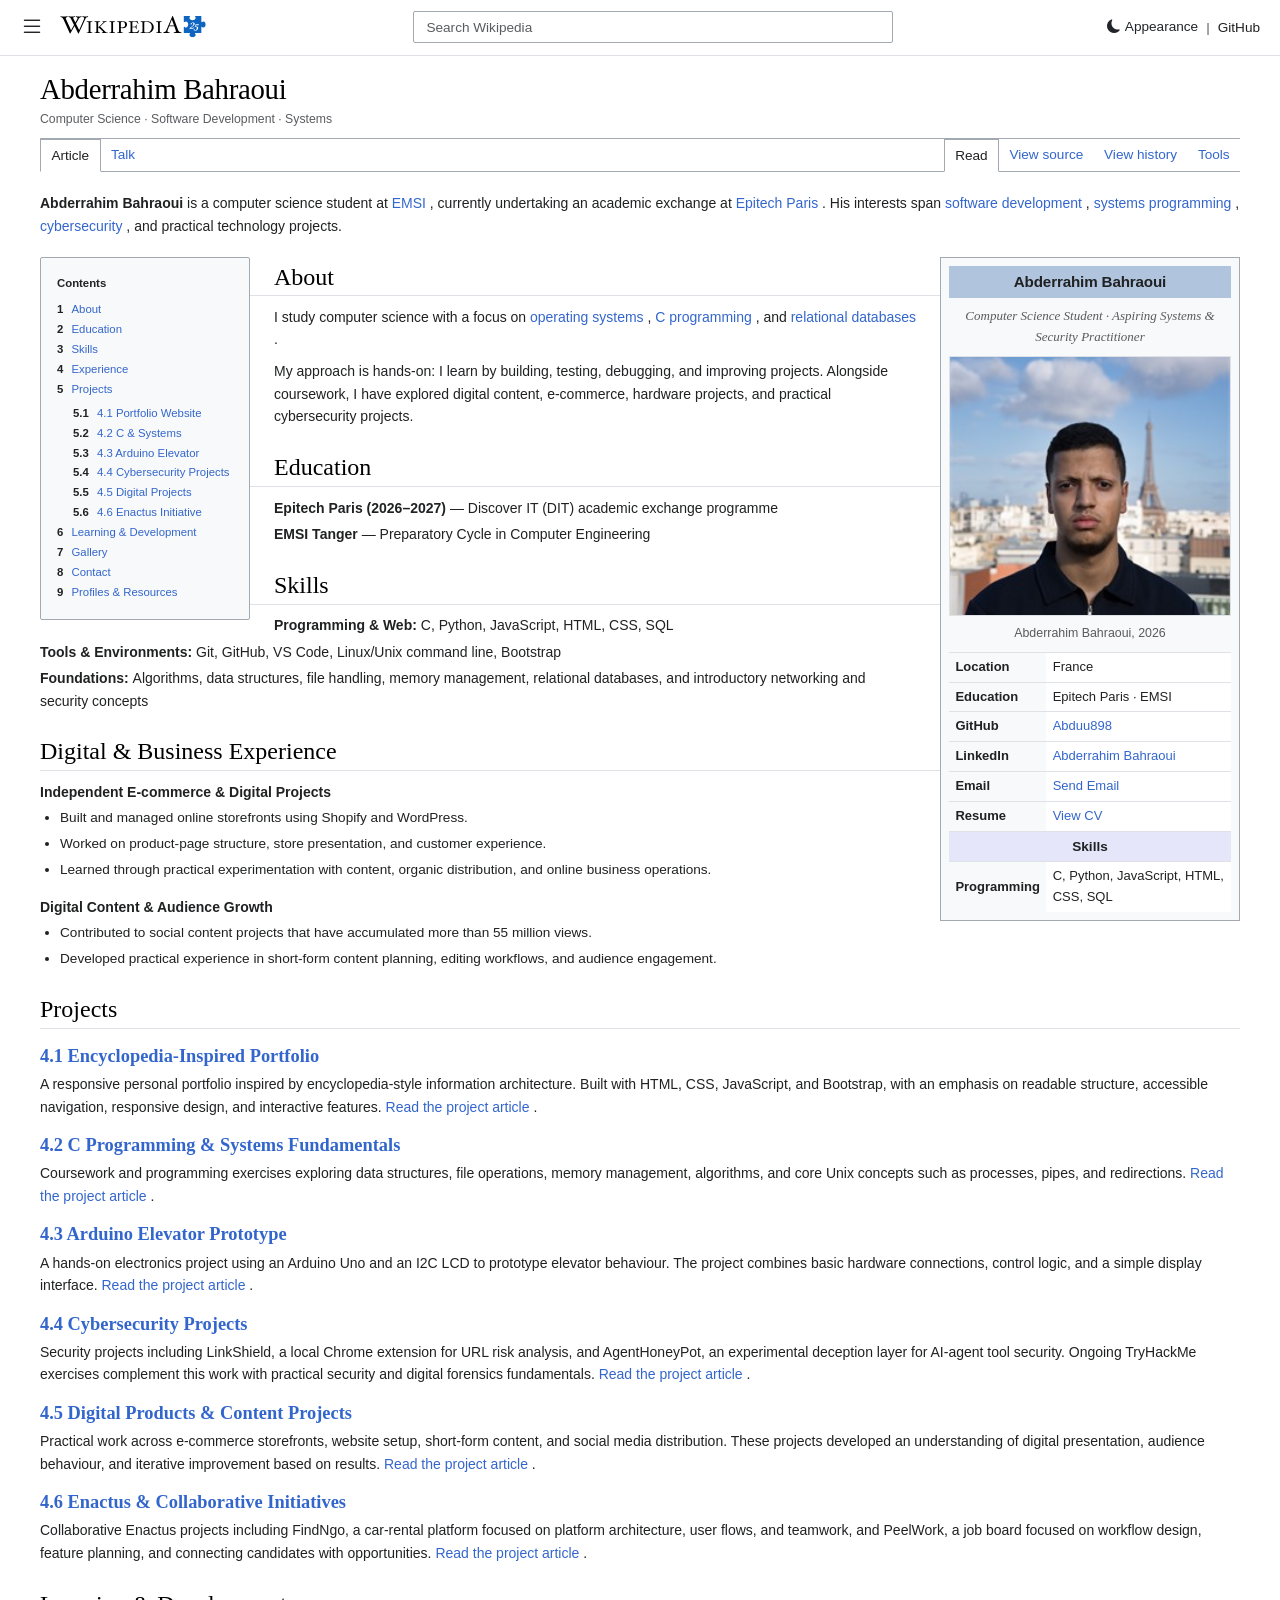
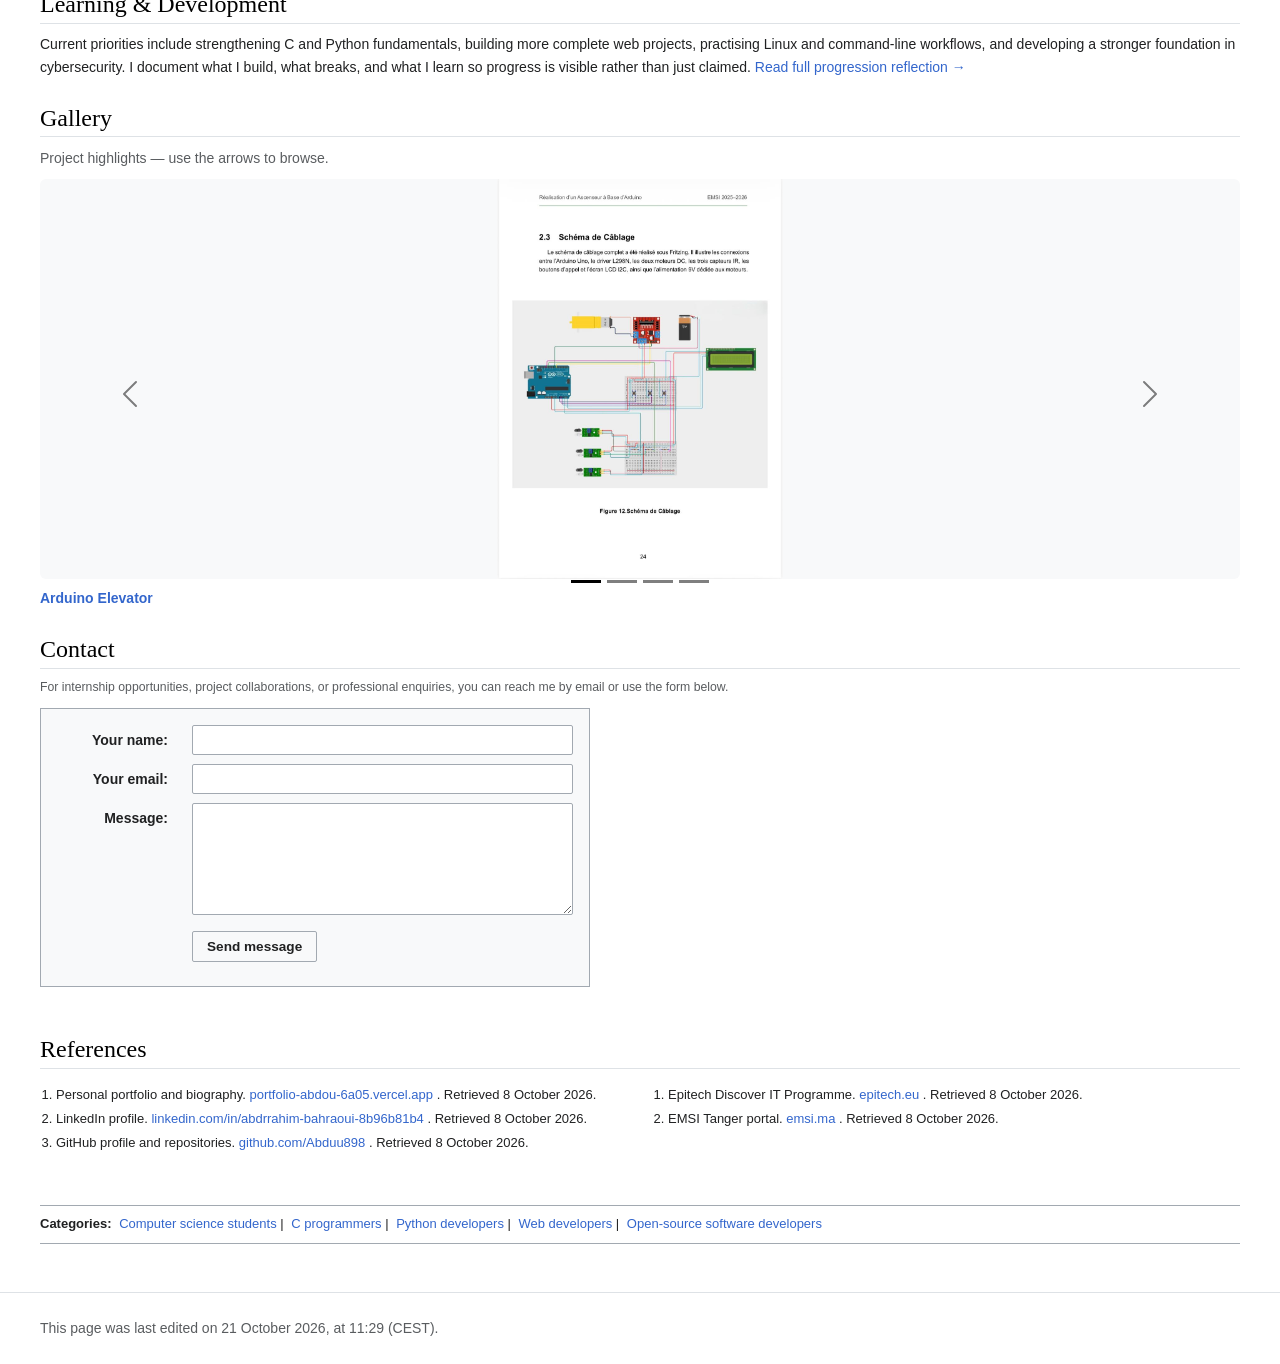
<file: index.html>
<!DOCTYPE html>
<html lang="en">
 <head>
  <meta charset="utf-8"/>
  <meta content="width=device-width, initial-scale=1.0" name="viewport"/>
  <title>
   Abderrahim Bahraoui | Computer Science Portfolio
  </title>
    <link rel="icon" type="image/png" href="assets/main/wikipedia-w-logo-hd-png-735811697038488t3opduqhbe.png" />

  <meta content="Personal computer science portfolio of Abderrahim Bahraoui, student at Epitech Paris and EMSI. Focused on C, Python, software development, and systems." name="description"/>
  <meta content="Abderrahim Bahraoui" name="author"/>
  <meta content="website" property="og:type"/>
  <!-- for seo and telling that this is a website -->
  <meta content="https://abduu898.github.io/portfolio/" property="og:url"/>
  <meta content="Abderrahim Bahraoui | Computer Science Portfolio" property="og:title"/>
  <meta content="Computer science student at Epitech Paris and EMSI, focused on software development, C and Python, systems, and digital projects." property="og:description"/>
  <link href="https://cdn.jsdelivr.net/npm/bootstrap@5.3.3/dist/css/bootstrap.min.css" rel="stylesheet"/>
  <link href="https://cdn.jsdelivr.net/npm/bootstrap-icons@1.11.1/font/bootstrap-icons.css" rel="stylesheet"/>
  <link href="css/style.css" rel="stylesheet"/>
 </head>
 <body>
  <!-- HEADER NAVBAR -->
  <header class="navbar navbar-expand-lg bg-white sticky-top border-bottom">
   <div class="container-fluid p-0 d-flex align-items-center justify-content-between">
    <div class="d-flex align-items-center gap-2 gap-sm-3">
     <!-- Mobile Sidebar Toggle -->
     <div class="dropdown">
      <button aria-expanded="false" aria-label="Table of Contents Menu" class="btn btn-link text-dark p-0 border-0 fs-4" data-bs-toggle="dropdown" id="tocDropdown" type="button">
       <i class="bi bi-list">
       </i>
      </button>
      <div aria-labelledby="tocDropdown" class="dropdown-menu shadow-sm p-3 mt-3 toc-dropdown">
       <h6 class="dropdown-header px-0 text-dark fw-bold border-bottom pb-2 mb-2">
        Contents
       </h6>
       <ol class="ps-3 mb-0 small">
        <li>
         <a href="#about">
          About
         </a>
        </li>
        <li>
         <a href="#education">
          Education
         </a>
        </li>
        <li>
         <a href="#skills">
          Skills
         </a>
        </li>
        <li>
         <a href="#experience">
          Experience
         </a>
        </li>
        <li>
         <a href="#projects">
          Projects
         </a>
         <ol class="ps-3 my-1">
          <li>
           <a href="projects/portfolio.html">
            4.1 Portfolio Website
           </a>
          </li>
          <li>
           <a href="projects/c-systems.html">
            4.2 C &amp; Systems
           </a>
          </li>
          <li>
           <a href="projects/arduino-elevator.html">
            4.3 Arduino Elevator
           </a>
          </li>
          <li>
           <a href="projects/cybersecurity.html">
            4.4 Cybersecurity Projects
           </a>
          </li>
          <li>
           <a href="projects/digital-projects.html">
            4.5 Digital Projects
           </a>
          </li>
          <li>
           <a href="projects/enactus-findngo.html">
            4.6 Enactus Initiative
           </a>
          </li>
         </ol>
        </li>
        <li>
         <a href="learning.html">
          Learning &amp; Development
         </a>
        </li>
        <li>
         <a href="#gallery">
          Gallery
         </a>
        </li>
        <li>
         <a href="#contact">
          Contact
         </a>
        </li>
        <li>
         <a href="#references">
          Profiles &amp; Resources
         </a>
        </li>
       </ol>
      </div>
     </div>
     <!-- Title -->
     <a class="text-decoration-none text-dark gap-2 nav-branding-wrapper" href="https://www.wikipedia.org/">
      <div class="align-items-center gap-2 nav-visible" id="nav-logo">
       <img alt="Wikipedia wordmark" class="object-fit-contain" height="23" src="assets/wikipedia-wordmark-en-25.svg"/>
      </div>
      <div class="align-items-center nav-hidden" id="nav-title">
       <span class="fw-bold text-dark">
        Abderrahim Bahraoui
       </span>
      </div>
     </a>
    </div>
    <!-- Desktop Search Bar -->
    <div class="d-none d-md-flex flex-grow-1 justify-content-center mx-4">
     <form action="https://en.wikipedia.org/w/index.php" class="position-relative w-100 search-wrapper" id="wikiSearchForm" method="get" rel="noopener" target="_blank">
      <input aria-label="Search Wikipedia" class="form-control shadow-none wiki-search" id="wikiSearchInput" name="search" placeholder="Search Wikipedia" required="" type="search"/>
     </form>
    </div>
    <!-- Actions & Mobile Theme Toggle -->
    <div class="d-flex align-items-center gap-2 wiki-nav-actions">
     <button class="btn btn-link text-dark p-0 border-0 d-flex align-items-center gap-1 theme-toggle-btn" id="themeToggle" type="button">
      <i class="bi bi-moon-fill" id="themeIcon" style="font-size: 0.85rem">
      </i>
      <span class="d-none d-sm-inline">
       Appearance
      </span>
     </button>
     <span class="text-muted d-none d-lg-inline">
      |
     </span>
     <a class="d-none d-lg-inline" href="https://github.com/Abduu898" rel="noopener" target="_blank">
      GitHub
     </a>
    </div>
   </div>
  </header>
  <!-- MAIN PAGE CONTAINER -->
  <div class="container-fluid py-3 px-4 wiki-layout-wrapper">
   <!-- Page Title & Subtitle -->
   <h1 class="firstHeading font-serif mb-1">
    Abderrahim Bahraoui
   </h1>
   <div class="text-muted small mb-0">
    Computer Science · Software Development · Systems
   </div>
   <!-- Article / History Tabs -->
   <div class="wiki-tabs-wrapper">
    <div class="d-flex">
     <div class="wiki-tab active">
      Article
     </div>
     <!-- Talk Tab Dropdown -->
     <div class="wiki-tab dropdown">
      <a aria-expanded="false" class="dropdown-toggle-no-caret" data-bs-toggle="dropdown" href="#" id="talkDropdown">
       Talk
      </a>
      <div aria-labelledby="talkDropdown" class="dropdown-menu talk-dropdown-menu shadow-sm py-2 px-3 mt-1">
       <a class="dropdown-item wiki-talk-link" href="mailto:bahraoui.abdrrahim@gmail.com">
        Email
       </a>
       <a class="dropdown-item wiki-talk-link" href="https://www.linkedin.com/in/abdrrahim-bahraoui-8b96b81b4" rel="noopener" target="_blank">
        LinkedIn
       </a>
       <a class="dropdown-item wiki-talk-link" href="https://github.com/Abduu898" rel="noopener" target="_blank">
        GitHub
       </a>
      </div>
     </div>
    </div>
    <div class="d-flex ms-auto">
     <div class="wiki-tab active">
      Read
     </div>
     <div class="wiki-tab">
      <a href="https://github.com/Abduu898/portfolio" rel="noopener" target="_blank">
       View source
      </a>
     </div>
     <div class="wiki-tab">
      <a href="https://github.com/Abduu898/portfolio/commits/main" rel="noopener" target="_blank">
       View history
      </a>
     </div>
     <!-- Tools Tab Dropdown -->
     <div class="wiki-tab dropdown">
      <a aria-expanded="false" class="dropdown-toggle-no-caret" data-bs-toggle="dropdown" href="#" id="toolsDropdown">
       Tools
      </a>
      <div aria-labelledby="toolsDropdown" class="dropdown-menu talk-dropdown-menu shadow-sm py-2 px-3 mt-1">
       <a class="dropdown-item wiki-talk-link" href="assets/cv.html" rel="noopener" target="_blank">
        View Resume
       </a>
       <a class="dropdown-item wiki-talk-link" href="#" onclick=" window.print(); return false; ">
        Print Page
       </a>
       <a class="dropdown-item wiki-talk-link" href="#" id="monoFontToggle">
        Toggle Mono Font
       </a>
      </div>
     </div>
    </div>
   </div>
   <!-- Main Content Layout Area -->
   <div class="wiki-flow-container mt-2">
    <!-- 0. LEAD PARAGRAPH -->
    <p class="lead-text">
     <strong>Abderrahim Bahraoui</strong>
     is a computer science student at
     <a href="https://www.emsi.ma/" rel="noopener" target="_blank">
      EMSI
     </a>
     , currently undertaking an academic exchange at
     <a href="https://www.epitech.eu/" rel="noopener" target="_blank">
      Epitech Paris
     </a>
     . His interests span
     <a href="https://en.wikipedia.org/wiki/Software_development" rel="noopener" target="_blank">
      software development
     </a>
     ,
     <a href="https://en.wikipedia.org/wiki/Systems_programming" rel="noopener" target="_blank">
      systems programming
     </a>
     ,
     <a href="https://en.wikipedia.org/wiki/Cybersecurity" rel="noopener" target="_blank">
      cybersecurity
     </a>
     , and practical technology projects.
    </p>
    <!-- 1. RIGHT INFOBOX -->
    <aside class="infobox border p-2 bg-light text-center small mb-3">
     <div class="infobox-header fw-bold p-1 mb-2">
      Abderrahim Bahraoui
     </div>
     <div class="text-muted mb-2 font-serif">
      <em>
       Computer Science Student · Aspiring Systems &amp; Security Practitioner
      </em>
     </div>
     <div class="infobox-image mb-2">
      <img alt="Abderrahim Bahraoui" class="img-fluid border" onerror="this.src = 'https://placehold.co/260x180'" src="assets/main/profile.jpg"/>
      <div class="text-muted mt-1 pt-1 infobox-image-caption">
       Abderrahim Bahraoui, 2026
      </div>
     </div>
     <table class="table table-sm table-borderless text-start align-middle mb-0 infobox-table">
      <tbody>
       <tr class="border-top">
        <th scope="row">
         Location
        </th>
        <td>
         France
        </td>
       </tr>
       <tr class="border-top">
        <th scope="row">
         Education
        </th>
        <td>
         Epitech Paris · EMSI
        </td>
       </tr>
       <tr class="border-top">
        <th scope="row">
         GitHub
        </th>
        <td>
         <a href="https://github.com/Abduu898" rel="noopener" target="_blank">
          Abduu898
         </a>
        </td>
       </tr>
       <tr class="border-top">
        <th scope="row">
         LinkedIn
        </th>
        <td>
         <a href="https://www.linkedin.com/in/abdrrahim-bahraoui-8b96b81b4" rel="noopener" target="_blank">
          Abderrahim Bahraoui
         </a>
        </td>
       </tr>
       <tr class="border-top">
        <th scope="row">
         Email
        </th>
        <td>
         <a href="mailto:bahraoui.abdrrahim@gmail.com">
          Send Email
         </a>
        </td>
       </tr>
       <tr class="border-top">
        <th scope="row">
         Resume
        </th>
        <td>
         <a href="assets/cv.html" rel="noopener" target="_blank">
          View CV
         </a>
        </td>
       </tr>
       <tr class="border-top">
        <td class="infobox-subheader" colspan="2">
         Skills
        </td>
       </tr>
       <tr class="border-top">
        <th scope="row">
         Programming
        </th>
        <td>
         C, Python, JavaScript, HTML, CSS, SQL
        </td>
       </tr>
      </tbody>
     </table>
    </aside>
    <!-- 2. LEFT TABLE OF CONTENTS -->
    <nav class="table-of-contents border bg-light p-3 mb-3 toc-sidebar">
     <div class="d-flex justify-content-between align-items-center mb-2">
      <strong class="small fw-bold">
       Contents
      </strong>
     </div>
     <ol class="mb-0 ps-3 small">
      <li>
       <a href="#about">
        About
       </a>
      </li>
      <li>
       <a href="#education">
        Education
       </a>
      </li>
      <li>
       <a href="#skills">
        Skills
       </a>
      </li>
      <li>
       <a href="#experience">
        Experience
       </a>
      </li>
      <li>
       <a href="#projects">
        Projects
       </a>
       <ol class="ps-3 mb-0 mt-1">
        <li>
         <a href="projects/portfolio.html">
          4.1 Portfolio Website
         </a>
        </li>
        <li>
         <a href="projects/c-systems.html">
          4.2 C &amp; Systems
         </a>
        </li>
        <li>
         <a href="projects/arduino-elevator.html">
          4.3 Arduino Elevator
         </a>
        </li>
        <li>
         <a href="projects/cybersecurity.html">
          4.4 Cybersecurity Projects
         </a>
        </li>
        <li>
         <a href="projects/digital-projects.html">
          4.5 Digital Projects
         </a>
        </li>
        <li>
         <a href="projects/enactus-findngo.html">
          4.6 Enactus Initiative
         </a>
        </li>
       </ol>
      </li>
      <li>
       <a href="learning.html">
        Learning &amp; Development
       </a>
      </li>
      <li>
       <a href="#gallery">
        Gallery
       </a>
      </li>
      <li>
       <a href="#contact">
        Contact
       </a>
      </li>
      <li>
       <a href="#references">
        Profiles &amp; Resources
       </a>
      </li>
     </ol>
    </nav>
    <!-- 3. ARTICLE CONTENT -->
    <main class="content-body">
     <section class="mb-4" id="about">
      <h2 class="font-serif border-bottom pb-1">
       About
      </h2>
      <p>
       I study computer science with a focus on
       <a href="https://en.wikipedia.org/wiki/Operating_system" rel="noopener" target="_blank">
        operating systems
       </a>
       ,
       <a href="https://en.wikipedia.org/wiki/C_(programming_language)" rel="noopener" target="_blank">
        C programming
       </a>
       , and
       <a href="https://en.wikipedia.org/wiki/Relational_database" rel="noopener" target="_blank">
        relational databases
       </a>
       .
      </p>
      <p>
       My approach is hands-on: I learn by building, testing, debugging, and improving projects.        Alongside coursework, I have explored digital content, e-commerce, hardware projects, and practical cybersecurity projects.
      </p>
     </section>
     <section class="mb-4" id="education">
      <h2 class="font-serif border-bottom pb-1">
       Education
      </h2>
      <p class="mb-1">
       <strong>
        Epitech Paris (2026–2027)
       </strong>
       — Discover IT (DIT) academic exchange programme
      </p>
      <p class="mb-1">
       <strong>
        EMSI Tanger
       </strong>
       — Preparatory Cycle in Computer Engineering
      </p>
     </section>
     <section class="mb-4" id="skills">
      <h2 class="font-serif border-bottom pb-1">
       Skills
      </h2>
      <p class="mb-1">
       <strong>
        Programming &amp; Web:
       </strong>
       C, Python, JavaScript, HTML, CSS, SQL
      </p>
      <p class="mb-1">
       <strong>
        Tools &amp; Environments:
       </strong>
       Git, GitHub, VS Code, Linux/Unix command line, Bootstrap
      </p>
      <p class="mb-1">
       <strong>
        Foundations:
       </strong>
       Algorithms, data structures, file handling, memory management, relational databases, and introductory networking and security concepts
      </p>
     </section>
     <section class="mb-4" id="experience">
      <h2 class="font-serif border-bottom pb-1">
       Digital &amp; Business Experience
      </h2>
      <div class="experience-item mb-3">
       <p class="mb-1">
        <strong>
         Independent E-commerce &amp; Digital Projects
        </strong>
       </p>
       <ul class="mb-0">
        <li>
         Built and managed online storefronts using Shopify and WordPress.
        </li>
        <li>
         Worked on product-page structure, store presentation, and customer experience.
        </li>
        <li>
         Learned through practical experimentation with content, organic distribution, and online business operations.
        </li>
       </ul>
      </div>
      <div class="experience-item mb-3">
       <p class="mb-1">
        <strong>
         Digital Content &amp; Audience Growth
        </strong>
       </p>
       <ul class="mb-0">
        <li>
         Contributed to social content projects that have accumulated more than 55 million views.
        </li>
        <li>
         Developed practical experience in short-form content planning, editing workflows, and audience engagement.
        </li>
       </ul>
      </div>
     </section>
     <section class="mb-4" id="projects">
      <h2 class="font-serif border-bottom pb-1">
       Projects
      </h2>
      <div class="mb-3 mt-3" id="proj-portfolio">
       <h3>
        <a href="projects/portfolio.html">
         4.1 Encyclopedia-Inspired Portfolio
        </a>
       </h3>
       <p>
        A responsive personal portfolio inspired by encyclopedia-style information architecture. Built with HTML, CSS, JavaScript, and Bootstrap, with an emphasis on readable structure, accessible navigation, responsive design, and interactive features.
        <a href="projects/portfolio.html">
         Read the project article
        </a>
        .
       </p>
      </div>
      <div class="mb-3" id="proj-systems">
       <h3>
        <a href="projects/c-systems.html">
         4.2 C Programming &amp; Systems Fundamentals
        </a>
       </h3>
       <p>
        Coursework and programming exercises exploring data structures, file operations, memory management, algorithms, and core Unix concepts such as processes, pipes, and redirections.
        <a href="projects/c-systems.html">
         Read the project article
        </a>
        .
       </p>
      </div>
      <div class="mb-3" id="proj-arduino">
       <h3>
        <a href="projects/arduino-elevator.html">
         4.3 Arduino Elevator Prototype
        </a>
       </h3>
       <p>
        A hands-on electronics project using an Arduino Uno and an I2C LCD to prototype elevator behaviour. The project combines basic hardware connections, control logic, and a simple display interface.
        <a href="projects/arduino-elevator.html">
         Read the project article
        </a>
        .
       </p>
      </div>
      <div class="mb-3" id="proj-cybersecurity">
       <h3>
        <a href="projects/cybersecurity.html">
         4.4 Cybersecurity Projects
        </a>
       </h3>
       <p>
        Security projects including LinkShield, a local Chrome extension for URL risk analysis, and AgentHoneyPot, an experimental deception layer for AI-agent tool security. Ongoing TryHackMe exercises complement this work with practical security and digital forensics fundamentals.
        <a href="projects/cybersecurity.html">
         Read the project article
        </a>
        .
       </p>
      </div>
      <div class="mb-3" id="proj-digital">
       <h3>
        <a href="projects/digital-projects.html">
         4.5 Digital Products &amp; Content Projects
        </a>
       </h3>
       <p>
        Practical work across e-commerce storefronts, website setup, short-form content, and social media distribution. These projects developed an understanding of digital presentation, audience behaviour, and iterative improvement based on results.
        <a href="projects/digital-projects.html">
         Read the project article
        </a>
        .
       </p>
      </div>
      <div class="mb-3" id="proj-enactus">
       <h3>
        <a href="projects/enactus-findngo.html">
         4.6 Enactus &amp; Collaborative Initiatives
        </a>
       </h3>
       <p>
        Collaborative Enactus projects including FindNgo, a car-rental platform focused on platform architecture, user flows, and teamwork, and PeelWork, a job board focused on workflow design, feature planning, and connecting candidates with opportunities.
        <a href="projects/enactus-findngo.html">
         Read the project article
        </a>
        .
       </p>
      </div>
     </section>
     <section class="mb-4" id="learning">
      <h2 class="font-serif border-bottom pb-1">
       Learning &amp; Development
      </h2>
      <p>
       Current priorities include strengthening C and Python fundamentals, building more complete web projects, practising Linux and command-line workflows, and developing a stronger foundation in cybersecurity. I document what I build, what breaks, and what I learn so progress is visible rather than just claimed.
       <a href="learning.html">
        Read full progression reflection →
       </a>
      </p>
     </section>
     <section class="mb-4" id="gallery">
      <h2 class="font-serif border-bottom pb-1">
       Gallery
      </h2>
      <p class="text-muted">
       Project highlights — use the arrows to browse.
      </p>
      <div class="carousel slide carousel-dark" data-bs-ride="carousel" data-bs-interval="5000" id="projectGallery">
       <div class="carousel-indicators">
        <button aria-label="Slide 1: Arduino Elevator" class="active" data-bs-slide-to="0" data-bs-target="#projectGallery" type="button"></button>
        <button aria-label="Slide 2: C and Systems" data-bs-slide-to="1" data-bs-target="#projectGallery" type="button"></button>
        <button aria-label="Slide 3: FindNgo" data-bs-slide-to="2" data-bs-target="#projectGallery" type="button"></button>
        <button aria-label="Slide 4: PeelWork" data-bs-slide-to="3" data-bs-target="#projectGallery" type="button"></button>
       </div>
       <div class="carousel-inner">
        <div class="carousel-item active">
         <a class="text-decoration-none" href="projects/arduino-elevator.html">
          <img src="assets/arduino%20assets/WhatsApp%20Image%202026-06-17%20at%2013.30.19.jpeg" class="d-block w-100 rounded project-gallery-image homepage-gallery-image" alt="Arduino elevator prototype" />
          <div class="mt-2 fw-semibold">Arduino Elevator</div>
         </a>
        </div>
        <div class="carousel-item">
         <a class="text-decoration-none" href="projects/c-systems.html">
          <img src="assets/C%20assets/Screenshot%202026-10-21%20104048.png" class="d-block w-100 rounded project-gallery-image homepage-gallery-image" alt="Custom C shell project" />
          <div class="mt-2 fw-semibold">C &amp; Systems</div>
         </a>
        </div>
        <div class="carousel-item">
         <a class="text-decoration-none" href="projects/enactus-findngo.html">
          <img src="assets/Enc%20assets/Screenshot%202026-10-21%20110116.png" class="d-block w-100 rounded project-gallery-image homepage-gallery-image" alt="FindNgo car-rental platform" />
          <div class="mt-2 fw-semibold">FindNgo</div>
         </a>
        </div>
        <div class="carousel-item">
         <a class="text-decoration-none" href="projects/enactus-findngo.html">
          <img src="assets/Enc%20assets/Screenshot%202026-10-21%20104913.png" class="d-block w-100 rounded project-gallery-image homepage-gallery-image" alt="PeelWork job board" />
          <div class="mt-2 fw-semibold">PeelWork</div>
         </a>
        </div>
       </div>
       <button aria-label="Previous project" class="carousel-control-prev" data-bs-slide="prev" data-bs-target="#projectGallery" type="button">
        <span aria-hidden="true" class="carousel-control-prev-icon"></span>
       </button>
       <button aria-label="Next project" class="carousel-control-next" data-bs-slide="next" data-bs-target="#projectGallery" type="button">
        <span aria-hidden="true" class="carousel-control-next-icon"></span>
       </button>
      </div>
     </section>
     <!-- Section Contact Form -->
     <section class="mb-4" id="contact">
      <h2 class="font-serif border-bottom pb-1">
       Contact
      </h2>
      <p class="text-muted small">
       For internship opportunities, project collaborations, or professional enquiries, you can reach me by email or use the form below.
      </p>
      <form class="contact-form border p-3 bg-light" id="contactForm" novalidate="" style="max-width: 550px; border-color: #a2a9b1 !important">
       <div class="mb-2 row align-items-center">
        <label class="col-sm-3 col-form-label col-form-label-sm fw-semibold text-end" for="name">
         Your name:
        </label>
        <div class="col-sm-9">
         <input class="form-control form-control-sm wiki-input" id="name" name="name" required="" type="text"/>
        </div>
       </div>
       <div class="mb-2 row align-items-center">
        <label class="col-sm-3 col-form-label col-form-label-sm fw-semibold text-end" for="email">
         Your email:
        </label>
        <div class="col-sm-9">
         <input class="form-control form-control-sm wiki-input" id="email" name="email" required="" type="email"/>
        </div>
       </div>
       <div class="mb-3 row">
        <label class="col-sm-3 col-form-label col-form-label-sm fw-semibold text-end" for="message">
         Message:
        </label>
        <div class="col-sm-9">
         <textarea class="form-control form-control-sm wiki-input" id="message" name="message" required="" rows="5"></textarea>
        </div>
       </div>
       <div class="row">
        <div class="col-sm-9 offset-sm-3">
         <button class="wiki-btn" type="submit">
          Send message
         </button>
        </div>
       </div>
       <div aria-live="polite" class="mt-2 small text-center" id="formFeedback">
       </div>
      </form>
     </section>
     <section class="mb-4 mt-5" id="references">
      <h2 class="font-serif border-bottom pb-1">
       References
      </h2>
      <div class="row small mt-3">
       <div class="col-md-6">
        <ol class="ps-3 mb-0 references-list">
         <li>
          Personal portfolio and biography.
          <a href="https://portfolio-abdou-6a05.vercel.app/">
           portfolio-abdou-6a05.vercel.app
          </a>
          . Retrieved 8 October 2026.
         </li>
         <li>
          LinkedIn profile.
          <a href="https://www.linkedin.com/in/abdrrahim-bahraoui-8b96b81b4" rel="noopener" target="_blank">
           linkedin.com/in/abdrrahim-bahraoui-8b96b81b4
          </a>
          . Retrieved 8 October 2026.
         </li>
         <li>
          GitHub profile and repositories.
          <a href="https://github.com/Abduu898">
           github.com/Abduu898
          </a>
          . Retrieved 8 October 2026.
         </li>
        </ol>
       </div>
       <div class="col-md-6">
        <ol class="ps-3 mb-0 references-list">
         <li>
          Epitech Discover IT Programme.
          <a href="https://www.epitech.eu/">
           epitech.eu
          </a>
          . Retrieved 8 October 2026.
         </li>
         <li>
          EMSI Tanger portal.
          <a href="https://www.emsi.ma/">
           emsi.ma
          </a>
          . Retrieved 8 October 2026.
         </li>
        </ol>
       </div>
      </div>
     </section>
     <div class="categories-bar border-top border-bottom py-2 mt-5 mb-4 small">
      <strong class="categories-title">
       Categories:
      </strong>
      <a class="ms-1" href="https://en.wikipedia.org/wiki/Computer_science">
       Computer science students
      </a>
      |
      <a class="ms-1" href="https://en.wikipedia.org/wiki/C_(programming_language)">
       C programmers
      </a>
      |
      <a class="ms-1" href="https://en.wikipedia.org/wiki/Python_(programming_language)">
       Python developers
      </a>
      |
      <a class="ms-1" href="https://en.wikipedia.org/wiki/Web_development">
       Web developers
      </a>
      |
      <a class="ms-1" href="https://en.wikipedia.org/wiki/Open-source_software">
       Open-source software developers
      </a>
     </div>
    </main>
    <div class="clearfix">
    </div>
   </div>
  </div>
  <!-- FOOTER -->
  <footer class="border-top py-4 mt-2 text-muted small footer-inner">
   <p class="mb-0">
    This page was last edited on 21 October 2026, at 11:29 (CEST).
   </p>
  </footer>
  <script src="https://cdn.jsdelivr.net/npm/bootstrap@5.3.3/dist/js/bootstrap.bundle.min.js">
  </script>
  <script src="js/script.js">
  </script>
 </body>
</html>
</file>
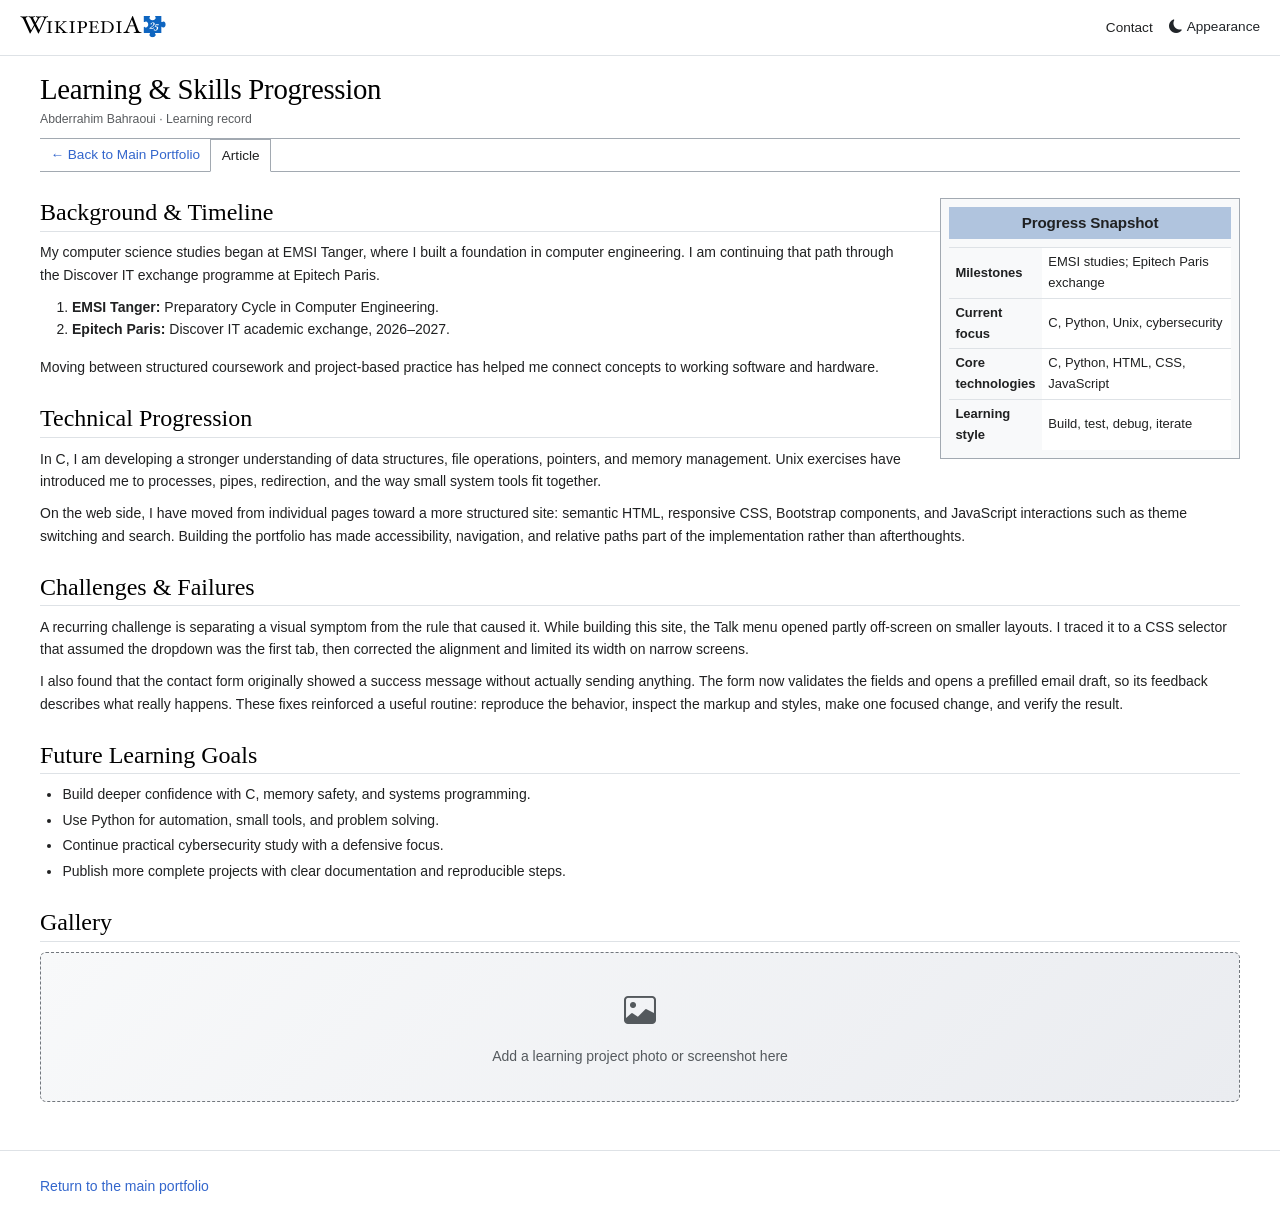
<file: learning.html>
<!doctype html>
<html lang="en">
  <head>
    <meta charset="UTF-8" />
    <meta name="viewport" content="width=device-width, initial-scale=1.0" />
    <title>Learning &amp; Skills Progression | Abderrahim Bahraoui</title>
    <link rel="icon" type="image/png" href="assets/main/wikipedia-w-logo-hd-png-735811697038488t3opduqhbe.png" />

    <link
      href="https://cdn.jsdelivr.net/npm/bootstrap@5.3.3/dist/css/bootstrap.min.css"
      rel="stylesheet"
    />
    <link
      rel="stylesheet"
      href="https://cdn.jsdelivr.net/npm/bootstrap-icons@1.11.1/font/bootstrap-icons.css"
    />
    <link rel="stylesheet" href="css/style.css" />
  </head>
  <body>
    <header class="navbar navbar-expand-lg bg-white sticky-top border-bottom">
      <div
        class="container-fluid p-0 d-flex align-items-center justify-content-between"
      >
        <a
          href="index.html"
          class="text-decoration-none text-dark nav-branding-wrapper"
          aria-label="Back to Abderrahim Bahraoui's portfolio"
        >
          <div id="nav-logo" class="align-items-center nav-visible">
            <img
              src="assets/wikipedia-wordmark-en-25.svg"
              alt="Wikipedia wordmark"
              height="23"
              class="object-fit-contain"
            />
          </div>
          <div id="nav-title" class="align-items-center nav-hidden">
            <span class="fw-bold text-dark">Abderrahim Bahraoui</span>
          </div>
        </a>
        <div class="d-flex align-items-center gap-3 wiki-nav-actions">
          <a href="index.html#contact">Contact</a>
          <button
            id="themeToggle"
            type="button"
            class="btn btn-link text-dark p-0 border-0 d-flex align-items-center gap-1 theme-toggle-btn"
            aria-label="Toggle dark mode"
          >
            <i id="themeIcon" class="bi bi-moon-fill" aria-hidden="true"></i>
            <span class="d-none d-sm-inline">Appearance</span>
          </button>
        </div>
      </div>
    </header>

    <div class="container-fluid py-3 px-4 wiki-layout-wrapper">
      <h1 class="firstHeading font-serif mb-1">
        Learning &amp; Skills Progression
      </h1>
      <div class="text-muted small mb-0">
        Abderrahim Bahraoui · Learning record
      </div>

      <div class="wiki-tabs-wrapper">
        <div class="d-flex">
          <div class="wiki-tab">
            <a href="index.html">&larr; Back to Main Portfolio</a>
          </div>
          <div class="wiki-tab active">Article</div>
        </div>
      </div>

      <div class="wiki-flow-container mt-2">
        <aside class="infobox border p-2 bg-light text-center small mb-3">
          <div class="infobox-header fw-bold p-1 mb-2">Progress Snapshot</div>
          <table
            class="table table-sm table-borderless text-start align-middle mb-0 infobox-table"
          >
            <tbody>
              <tr class="border-top">
                <th scope="row">Milestones</th>
                <td>EMSI studies; Epitech Paris exchange</td>
              </tr>
              <tr class="border-top">
                <th scope="row">Current focus</th>
                <td>C, Python, Unix, cybersecurity</td>
              </tr>
              <tr class="border-top">
                <th scope="row">Core technologies</th>
                <td>C, Python, HTML, CSS, JavaScript</td>
              </tr>
              <tr class="border-top">
                <th scope="row">Learning style</th>
                <td>Build, test, debug, iterate</td>
              </tr>
            </tbody>
          </table>
        </aside>

        <main class="content-body">
          <section id="background" class="mb-4">
            <h2 class="font-serif border-bottom pb-1">
              Background &amp; Timeline
            </h2>
            <p>
              My computer science studies began at EMSI Tanger, where I built a
              foundation in computer engineering. I am continuing that path
              through the Discover IT exchange programme at Epitech Paris.
            </p>
            <ol>
              <li>
                <strong>EMSI Tanger:</strong> Preparatory Cycle in Computer
                Engineering.
              </li>
              <li>
                <strong>Epitech Paris:</strong> Discover IT academic exchange,
                2026–2027.
              </li>
            </ol>
            <p>
              Moving between structured coursework and project-based practice
              has helped me connect concepts to working software and hardware.
            </p>
          </section>

          <section id="technical-progression" class="mb-4">
            <h2 class="font-serif border-bottom pb-1">Technical Progression</h2>
            <p>
              In C, I am developing a stronger understanding of data structures,
              file operations, pointers, and memory management. Unix exercises
              have introduced me to processes, pipes, redirection, and the way
              small system tools fit together.
            </p>
            <p>
              On the web side, I have moved from individual pages toward a more
              structured site: semantic HTML, responsive CSS, Bootstrap
              components, and JavaScript interactions such as theme switching
              and search. Building the portfolio has made accessibility,
              navigation, and relative paths part of the implementation rather
              than afterthoughts.
            </p>
          </section>

          <section id="challenges" class="mb-4">
            <h2 class="font-serif border-bottom pb-1">
              Challenges &amp; Failures
            </h2>
            <p>
              A recurring challenge is separating a visual symptom from the rule
              that caused it. While building this site, the Talk menu opened
              partly off-screen on smaller layouts. I traced it to a CSS
              selector that assumed the dropdown was the first tab, then
              corrected the alignment and limited its width on narrow screens.
            </p>
            <p>
              I also found that the contact form originally showed a success
              message without actually sending anything. The form now validates
              the fields and opens a prefilled email draft, so its feedback
              describes what really happens. These fixes reinforced a useful
              routine: reproduce the behavior, inspect the markup and styles,
              make one focused change, and verify the result.
            </p>
          </section>

          <section id="future-goals" class="mb-4">
            <h2 class="font-serif border-bottom pb-1">Future Learning Goals</h2>
            <ul>
              <li>
                Build deeper confidence with C, memory safety, and systems
                programming.
              </li>
              <li>
                Use Python for automation, small tools, and problem solving.
              </li>
              <li>
                Continue practical cybersecurity study with a defensive focus.
              </li>
              <li>
                Publish more complete projects with clear documentation and
                reproducible steps.
              </li>
            </ul>
          </section>
          <section id="gallery" class="mb-4">
            <h2 class="font-serif border-bottom pb-1">Gallery</h2>
            <div class="gallery-placeholder rounded" role="img" aria-label="Learning projects image placeholder">
              <i class="bi bi-image" aria-hidden="true"></i>
              <span>Add a learning project photo or screenshot here</span>
            </div>
          </section>
        </main>
        <div class="clearfix"></div>
      </div>
    </div>

    <footer class="border-top py-4 mt-2 text-muted small footer-inner">
      <p class="mb-0"><a href="index.html">Return to the main portfolio</a></p>
    </footer>

    <script src="https://cdn.jsdelivr.net/npm/bootstrap@5.3.3/dist/js/bootstrap.bundle.min.js"></script>
    <script src="js/script.js"></script>
  </body>
</html>
</file>
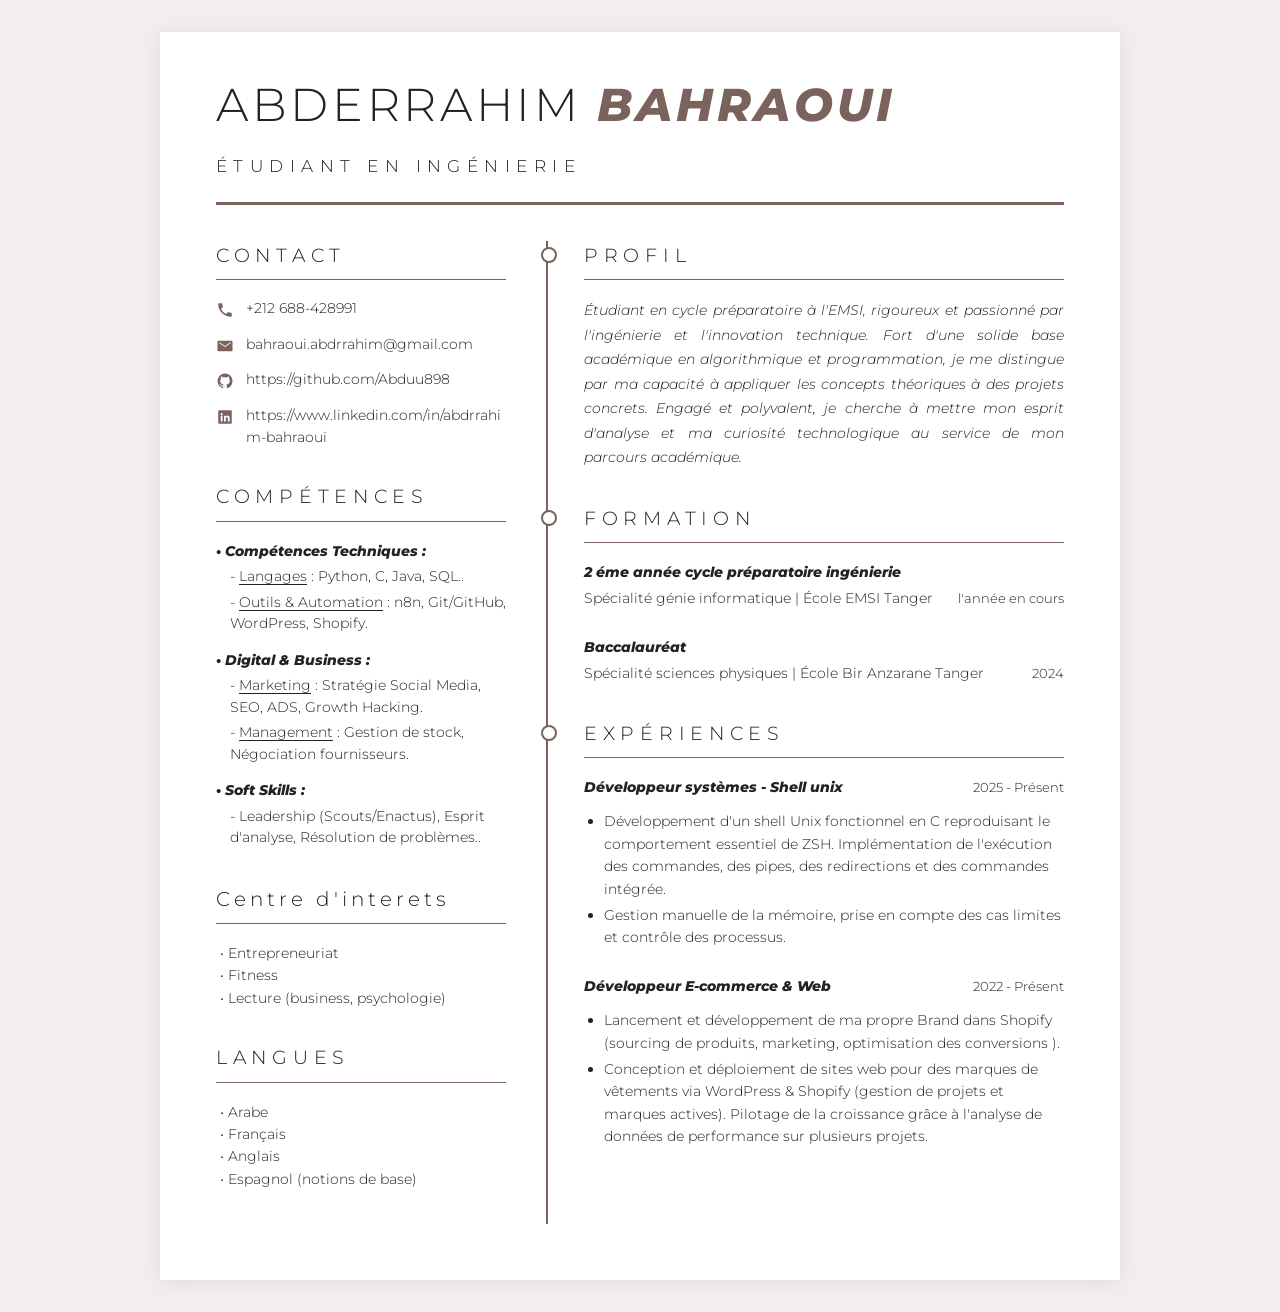
<file: assets/cv.html>
<!DOCTYPE html>
<html lang="fr">
<head>
<meta charset="UTF-8">
<meta name="viewport" content="width=device-width, initial-scale=1">
<title>Abderrahim Bahraoui – Étudiant en ingénierie</title>
<link rel="preconnect" href="https://fonts.googleapis.com">
<link rel="preconnect" href="https://fonts.gstatic.com" crossorigin>
<link href="https://fonts.googleapis.com/css2?family=Montserrat:ital,wght@0,300;0,400;0,700;0,800;1,300;1,400;1,800&display=swap" rel="stylesheet">
<style>
  :root {
    --accent: #7a625d;
    --ink: #222;
    --muted: #555;
    --bg: #fff;
    --font: "Montserrat", "Poppins", "Segoe UI", system-ui, sans-serif;
  }
  * { box-sizing: border-box; margin: 0; padding: 0; }
  html { scroll-behavior: smooth; }
  body {
    font-family: var(--font);
    color: var(--ink);
    background: #f1eeed;
    font-weight: 300;
    font-size: 15px;
    line-height: 1.6;
  }
  a { color: inherit; text-decoration: none; }
  a:hover { color: var(--accent); }
  a:focus-visible { outline: 2px solid var(--accent); outline-offset: 3px; }

  .page {
    max-width: 960px;
    margin: 32px auto;
    background: var(--bg);
    padding: 48px 56px 56px;
    box-shadow: 0 2px 20px rgba(0,0,0,.08);
  }

  /* Header */
  header { padding-bottom: 22px; border-bottom: 3px solid var(--accent); margin-bottom: 36px; }
  h1 {
    font-weight: 300;
    font-size: clamp(30px, 6vw, 46px);
    letter-spacing: .08em;
    line-height: 1.1;
    text-transform: uppercase;
  }
  h1 b { font-weight: 800; font-style: italic; color: var(--accent); }
  .role {
    margin-top: 22px;
    font-size: 17px;
    letter-spacing: .38em;
    text-transform: uppercase;
    font-weight: 300;
  }

  /* Layout */
  .grid { display: grid; grid-template-columns: 290px 1fr; gap: 0 40px; }

  h2 {
    font-weight: 300;
    font-size: 19px;
    letter-spacing: .3em;
    text-transform: uppercase;
    padding-bottom: 8px;
    border-bottom: 1.5px solid var(--accent);
    margin-bottom: 18px;
  }
  aside section, main section { margin-bottom: 34px; }

  /* Sidebar */
  .contact li { list-style: none; display: flex; gap: 12px; align-items: flex-start; margin-bottom: 14px; font-size: 13.5px; word-break: break-word; }
  .contact svg { flex: none; width: 18px; height: 18px; margin-top: 3px; fill: var(--accent); }

  .skills h3 { font-weight: 800; font-style: italic; font-size: 14px; margin: 14px 0 4px; }
  .skills h3::before { content: "• "; font-style: normal; }
  .skills p { font-size: 13.5px; margin: 0 0 4px 14px; }
  .skills u { text-decoration-thickness: 1px; text-underline-offset: 3px; }

  .plain li { list-style: none; font-size: 14px; margin-left: 4px; }
  .plain li::before { content: "• "; }
  .interests h2 { letter-spacing: .2em; text-transform: none; font-size: 20px; }

  /* Timeline column */
  main { position: relative; padding-left: 36px; border-left: 2px solid var(--accent); }
  main section { position: relative; }
  main section::before {
    content: "";
    position: absolute; left: -43px; top: 6px;
    width: 12px; height: 12px; border-radius: 50%;
    background: #fff; border: 2px solid var(--accent);
  }
  main h2 { border-bottom-width: 1.5px; }

  .profil p { font-style: italic; text-align: justify; font-size: 14px; line-height: 1.75; }

  .item { margin-bottom: 26px; }
  .item-head { display: flex; justify-content: space-between; gap: 16px; align-items: baseline; flex-wrap: wrap; }
  .item-head h3 { font-weight: 800; font-style: italic; font-size: 14px; }
  .date { font-size: 13px; white-space: nowrap; }
  .school { font-size: 14px; margin-top: 4px; }

  .item ul { margin: 12px 0 0 20px; font-size: 14px; }
  .item li { margin-bottom: 4px; }

  /* Mobile */
  @media (max-width: 760px) {
    .page { margin: 0; padding: 32px 22px 40px; box-shadow: none; }
    .grid { grid-template-columns: 1fr; }
    main { margin-top: 10px; padding-left: 26px; }
    main section::before { left: -33px; }
    .role { letter-spacing: .22em; font-size: 14px; }
    .profil p { text-align: left; }
  }

  /* Print / save as PDF */
  @media print {
    body { background: #fff; }
    .page { margin: 0; box-shadow: none; max-width: none; padding: 20px 28px; }
    a { color: inherit; }
  }
</style>
</head>
<body>
<div class="page">

  <header>
    <h1>Abderrahim <b>Bahraoui</b></h1>
    <p class="role">Étudiant en ingénierie</p>
  </header>

  <div class="grid">

    <aside>
      <section class="contact">
        <h2>Contact</h2>
        <ul>
          <li>
            <svg viewBox="0 0 24 24" aria-hidden="true"><path d="M6.6 10.8a15.1 15.1 0 0 0 6.6 6.6l2.2-2.2a1 1 0 0 1 1-.25 11.4 11.4 0 0 0 3.6.57 1 1 0 0 1 1 1V20a1 1 0 0 1-1 1A17 17 0 0 1 3 4a1 1 0 0 1 1-1h3.5a1 1 0 0 1 1 1c0 1.25.2 2.45.57 3.57a1 1 0 0 1-.25 1z"/></svg>
            <a href="tel:+212688428991">+212 688-428991</a>
          </li>
          <li>
            <svg viewBox="0 0 24 24" aria-hidden="true"><path d="M3 5h18a1 1 0 0 1 1 1v12a1 1 0 0 1-1 1H3a1 1 0 0 1-1-1V6a1 1 0 0 1 1-1zm9 7L4.5 7v1.4L12 13.4l7.5-5V7z"/></svg>
            <a href="mailto:bahraoui.abdrrahim@gmail.com">bahraoui.abdrrahim@gmail.com</a>
          </li>
          <li>
            <svg viewBox="0 0 24 24" aria-hidden="true"><path d="M12 2a10 10 0 0 0-3.16 19.49c.5.09.68-.22.68-.48v-1.7c-2.78.6-3.37-1.34-3.37-1.34-.45-1.15-1.11-1.46-1.11-1.46-.9-.62.07-.6.07-.6 1 .07 1.53 1.03 1.53 1.03.9 1.52 2.34 1.08 2.9.83.09-.65.35-1.08.63-1.33-2.22-.25-4.55-1.11-4.55-4.94 0-1.09.39-1.98 1.03-2.68-.1-.25-.45-1.27.1-2.65 0 0 .84-.27 2.75 1.02a9.5 9.5 0 0 1 5 0c1.91-1.29 2.75-1.02 2.75-1.02.55 1.38.2 2.4.1 2.65.64.7 1.03 1.59 1.03 2.68 0 3.84-2.34 4.69-4.57 4.94.36.31.68.92.68 1.85v2.74c0 .27.18.58.69.48A10 10 0 0 0 12 2z"/></svg>
            <a href="https://github.com/Abduu898" target="_blank" rel="noopener">https://github.com/Abduu898</a>
          </li>
          <li>
            <svg viewBox="0 0 24 24" aria-hidden="true"><path d="M4 3h16a1 1 0 0 1 1 1v16a1 1 0 0 1-1 1H4a1 1 0 0 1-1-1V4a1 1 0 0 1 1-1zm2.3 7.2V18h2.4v-7.8zM7.5 6.8a1.4 1.4 0 1 0 0 2.8 1.4 1.4 0 0 0 0-2.8zm3.2 3.4V18h2.4v-4.1c0-1 .5-1.7 1.4-1.7s1.3.6 1.3 1.7V18h2.4v-4.5c0-2-1-3.4-2.8-3.4-1 0-1.8.5-2.3 1.2v-1z"/></svg>
            <a href="https://www.linkedin.com/in/abdrrahim-bahraoui" target="_blank" rel="noopener">https://www.linkedin.com/in/abdrrahim-bahraoui</a>
          </li>
        </ul>
      </section>

      <section class="skills">
        <h2>Compétences</h2>
        <h3>Compétences Techniques :</h3>
        <p>- <u>Langages</u> : Python, C, Java, SQL..</p>
        <p>- <u>Outils &amp; Automation</u> : n8n, Git/GitHub, WordPress, Shopify.</p>
        <h3>Digital &amp; Business :</h3>
        <p>- <u>Marketing</u> : Stratégie Social Media, SEO, ADS, Growth Hacking.</p>
        <p>- <u>Management</u> : Gestion de stock, Négociation fournisseurs.</p>
        <h3>Soft Skills :</h3>
        <p>- Leadership (Scouts/Enactus), Esprit d'analyse, Résolution de problèmes..</p>
      </section>

      <section class="interests">
        <h2>Centre d'interets</h2>
        <ul class="plain">
          <li>Entrepreneuriat</li>
          <li>Fitness</li>
          <li>Lecture (business, psychologie)</li>
        </ul>
      </section>

      <section>
        <h2>Langues</h2>
        <ul class="plain">
          <li>Arabe</li>
          <li>Français</li>
          <li>Anglais</li>
          <li>Espagnol (notions de base)</li>
        </ul>
      </section>
    </aside>

    <main>
      <section class="profil">
        <h2>Profil</h2>
        <p>Étudiant en cycle préparatoire à l'EMSI, rigoureux et passionné par l'ingénierie et l'innovation technique. Fort d'une solide base académique en algorithmique et programmation, je me distingue par ma capacité à appliquer les concepts théoriques à des projets concrets. Engagé et polyvalent, je cherche à mettre mon esprit d'analyse et ma curiosité technologique au service de mon parcours académique.</p>
      </section>

      <section>
        <h2>Formation</h2>
        <div class="item">
          <div class="item-head">
            <h3>2 éme année cycle préparatoire ingénierie</h3>
          </div>
          <div class="item-head school">
            <span>Spécialité génie informatique | École EMSI Tanger</span>
            <span class="date">l'année en cours</span>
          </div>
        </div>
        <div class="item">
          <div class="item-head">
            <h3>Baccalauréat</h3>
          </div>
          <div class="item-head school">
            <span>Spécialité sciences physiques | École Bir Anzarane Tanger</span>
            <span class="date">2024</span>
          </div>
        </div>
      </section>

      <section>
        <h2>Expériences</h2>
        <div class="item">
          <div class="item-head">
            <h3>Développeur systèmes - Shell unix</h3>
            <span class="date">2025 - Présent</span>
          </div>
          <ul>
            <li>Développement d'un shell Unix fonctionnel en C reproduisant le comportement essentiel de ZSH. Implémentation de l'exécution des commandes, des pipes, des redirections et des commandes intégrée.</li>
            <li>Gestion manuelle de la mémoire, prise en compte des cas limites et contrôle des processus.</li>
          </ul>
        </div>
        <div class="item">
          <div class="item-head">
            <h3>Développeur E-commerce &amp; Web</h3>
            <span class="date">2022 - Présent</span>
          </div>
          <ul>
            <li>Lancement et développement de ma propre Brand dans Shopify (sourcing de produits, marketing, optimisation des conversions ).</li>
            <li>Conception et déploiement de sites web pour des marques de vêtements via WordPress &amp; Shopify (gestion de projets et marques actives). Pilotage de la croissance grâce à l'analyse de données de performance sur plusieurs projets.</li>
          </ul>
        </div>
      </section>
    </main>

  </div>
</div>
</body>
</html>
</file>
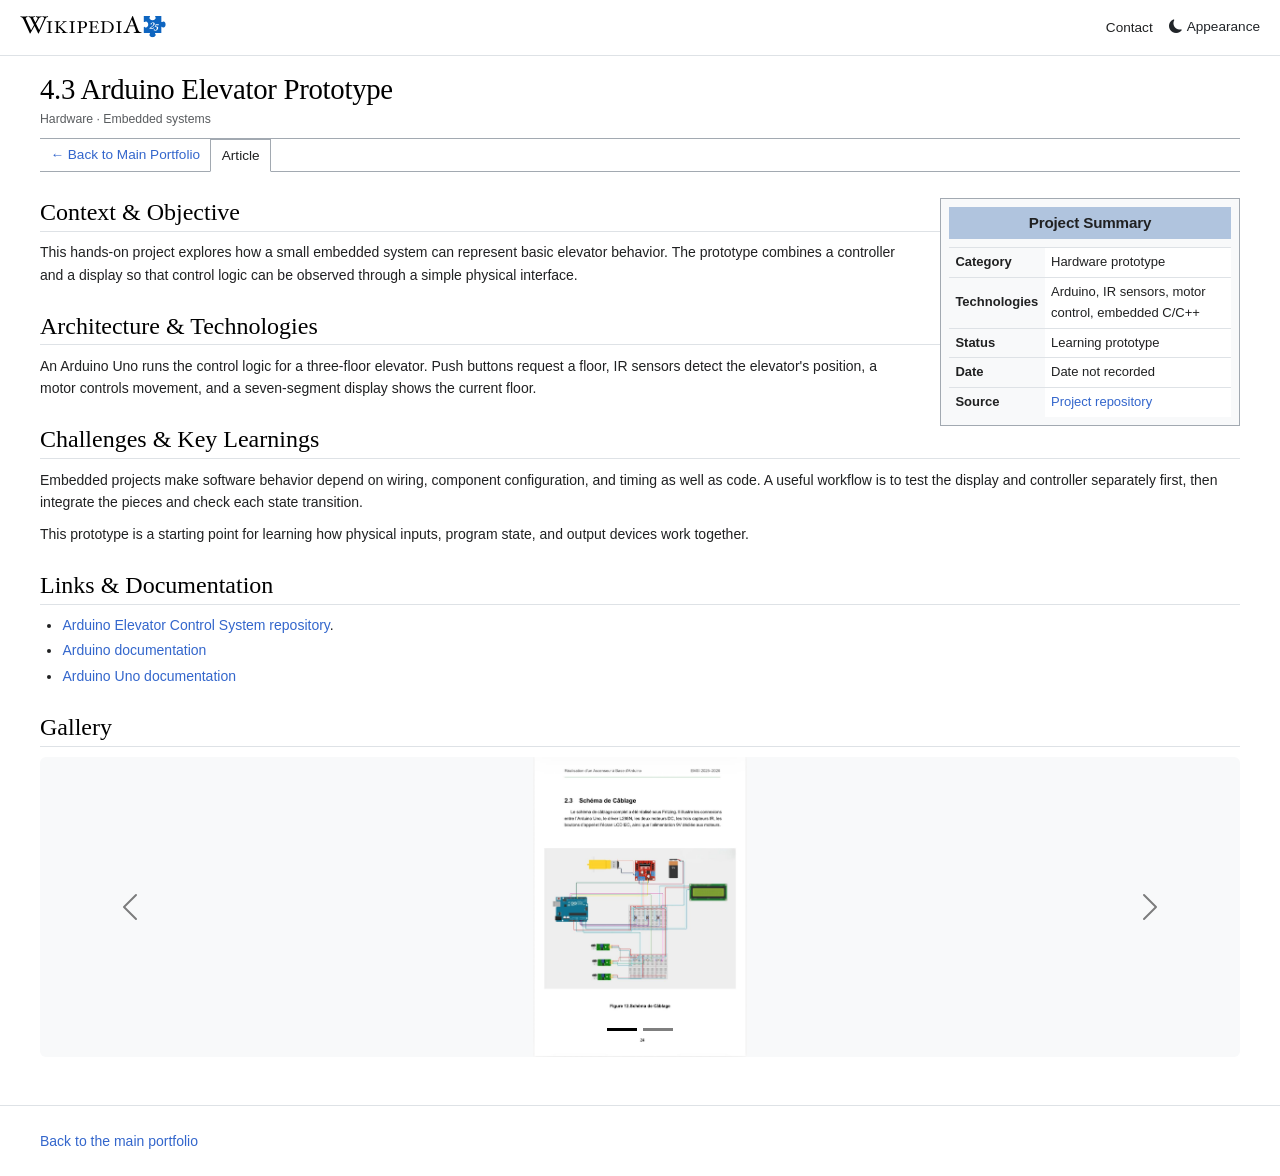
<file: projects/arduino-elevator.html>
<!doctype html>
<html lang="en">
  <head>
    <meta charset="UTF-8" />
    <meta name="viewport" content="width=device-width, initial-scale=1.0" />
    <title>Arduino Elevator Prototype | Abderrahim Bahraoui</title>
    <link rel="icon" type="image/png" href="../assets/main/wikipedia-w-logo-hd-png-735811697038488t3opduqhbe.png" />

    <link
      href="https://cdn.jsdelivr.net/npm/bootstrap@5.3.3/dist/css/bootstrap.min.css"
      rel="stylesheet"
    />
    <link
      rel="stylesheet"
      href="https://cdn.jsdelivr.net/npm/bootstrap-icons@1.11.1/font/bootstrap-icons.css"
    />
    <link rel="stylesheet" href="../css/style.css" />
  </head>
  <body>
    <header class="navbar navbar-expand-lg bg-white sticky-top border-bottom">
      <div
        class="container-fluid p-0 d-flex align-items-center justify-content-between"
      >
        <a
          href="../index.html"
          class="text-decoration-none text-dark nav-branding-wrapper"
          aria-label="Back to Abderrahim Bahraoui's portfolio"
        >
          <div id="nav-logo" class="align-items-center nav-visible">
            <img
              src="../assets/wikipedia-wordmark-en-25.svg"
              alt="Wikipedia wordmark"
              height="23"
              class="object-fit-contain"
            />
          </div>
          <div id="nav-title" class="align-items-center nav-hidden">
            <span class="fw-bold text-dark">Abderrahim Bahraoui</span>
          </div>
        </a>
        <div class="d-flex align-items-center gap-3 wiki-nav-actions">
          <a href="../index.html#contact">Contact</a>
          <button
            id="themeToggle"
            type="button"
            class="btn btn-link text-dark p-0 border-0 d-flex align-items-center gap-1 theme-toggle-btn"
            aria-label="Toggle dark mode"
          >
            <i id="themeIcon" class="bi bi-moon-fill" aria-hidden="true"></i
            ><span class="d-none d-sm-inline">Appearance</span>
          </button>
        </div>
      </div>
    </header>
    <div class="container-fluid py-3 px-4 wiki-layout-wrapper">
      <h1 class="firstHeading font-serif mb-1">
        4.3 Arduino Elevator Prototype
      </h1>
      <div class="text-muted small mb-0">Hardware · Embedded systems</div>
      <div class="wiki-tabs-wrapper">
        <div class="d-flex">
          <div class="wiki-tab">
            <a href="../index.html">&larr; Back to Main Portfolio</a>
          </div>
          <div class="wiki-tab active">Article</div>
        </div>
      </div>
      <div class="wiki-flow-container mt-2">
        <aside class="infobox border p-2 bg-light text-center small mb-3">
          <div class="infobox-header fw-bold p-1 mb-2">Project Summary</div>
          <table
            class="table table-sm table-borderless text-start align-middle mb-0 infobox-table"
          >
            <tbody>
              <tr class="border-top">
                <th scope="row">Category</th>
                <td>Hardware prototype</td>
              </tr>
              <tr class="border-top">
                <th scope="row">Technologies</th>
                <td>Arduino, IR sensors, motor control, embedded C/C++</td>
              </tr>
              <tr class="border-top">
                <th scope="row">Status</th>
                <td>Learning prototype</td>
              </tr>
              <tr class="border-top">
                <th scope="row">Date</th>
                <td>Date not recorded</td>
              </tr>
              <tr class="border-top">
                <th scope="row">Source</th>
                <td>
                  <a
                    href="https://github.com/Abduu898/Arduino-Elevator-Control-System-IR-Sensors-Motor-"
                    target="_blank"
                    rel="noopener"
                    >Project repository</a
                  >
                </td>
              </tr>
            </tbody>
          </table>
        </aside>
        <main class="content-body">
          <section id="context" class="mb-4">
            <h2 class="font-serif border-bottom pb-1">
              Context &amp; Objective
            </h2>
            <p>
              This hands-on project explores how a small embedded system can
              represent basic elevator behavior. The prototype combines a
              controller and a display so that control logic can be observed
              through a simple physical interface.
            </p>
          </section>
          <section id="architecture" class="mb-4">
            <h2 class="font-serif border-bottom pb-1">
              Architecture &amp; Technologies
            </h2>
            <p>
              An Arduino Uno runs the control logic for a three-floor elevator.
              Push buttons request a floor, IR sensors detect the elevator's
              position, a motor controls movement, and a seven-segment display
              shows the current floor.
            </p>
          </section>
          <section id="challenges" class="mb-4">
            <h2 class="font-serif border-bottom pb-1">
              Challenges &amp; Key Learnings
            </h2>
            <p>
              Embedded projects make software behavior depend on wiring,
              component configuration, and timing as well as code. A useful
              workflow is to test the display and controller separately first,
              then integrate the pieces and check each state transition.
            </p>
            <p>
              This prototype is a starting point for learning how physical
              inputs, program state, and output devices work together.
            </p>
          </section>
          <section id="links" class="mb-4">
            <h2 class="font-serif border-bottom pb-1">
              Links &amp; Documentation
            </h2>
            <ul>
              <li>
                <a
                  href="https://github.com/Abduu898/Arduino-Elevator-Control-System-IR-Sensors-Motor-"
                  target="_blank"
                  rel="noopener"
                  >Arduino Elevator Control System repository</a
                >.
              </li>
              <li>
                <a
                  href="https://docs.arduino.cc/"
                  target="_blank"
                  rel="noopener"
                  >Arduino documentation</a
                >
              </li>
              <li>
                <a
                  href="https://docs.arduino.cc/hardware/uno-rev3/"
                  target="_blank"
                  rel="noopener"
                  >Arduino Uno documentation</a
                >
              </li>
            </ul>
          </section>
          <section id="gallery" class="mb-4">
            <h2 class="font-serif border-bottom pb-1">Gallery</h2>
            <div class="carousel slide carousel-dark" data-bs-ride="carousel" data-bs-interval="5000" id="projectGallery">
              <div class="carousel-indicators">
                <button aria-label="Arduino elevator photo 1" class="active" data-bs-slide-to="0" data-bs-target="#projectGallery" type="button"></button>
                <button aria-label="Arduino elevator photo 2" data-bs-slide-to="1" data-bs-target="#projectGallery" type="button"></button>
              </div>
              <div class="carousel-inner">
                <div class="carousel-item active">
                  <img
                    src="../assets/arduino%20assets/WhatsApp%20Image%202026-06-17%20at%2013.30.19.jpeg"
                    class="d-block w-100 rounded project-gallery-image arduino-gallery-image"
                    alt="Arduino elevator prototype with motor and sensors"
                  />
                </div>
                <div class="carousel-item">
                  <img
                    src="../assets/arduino%20assets/WhatsApp%20Image%202026-06-17%20at%2013.21.49.jpeg"
                    class="d-block w-100 rounded project-gallery-image arduino-gallery-image"
                    alt="Arduino elevator prototype wiring and control components"
                  />
                </div>
              </div>
              <button aria-label="Previous photo" class="carousel-control-prev" data-bs-slide="prev" data-bs-target="#projectGallery" type="button"><span aria-hidden="true" class="carousel-control-prev-icon"></span></button>
              <button aria-label="Next photo" class="carousel-control-next" data-bs-slide="next" data-bs-target="#projectGallery" type="button"><span aria-hidden="true" class="carousel-control-next-icon"></span></button>
            </div>
          </section>
        </main>
        <div class="clearfix"></div>
      </div>
    </div>
    <footer class="border-top py-4 mt-2 text-muted small footer-inner">
      <p class="mb-0"><a href="../index.html">Back to the main portfolio</a></p>
    </footer>
    <script src="https://cdn.jsdelivr.net/npm/bootstrap@5.3.3/dist/js/bootstrap.bundle.min.js"></script>
    <script src="../js/script.js"></script>
  </body>
</html>
</file>
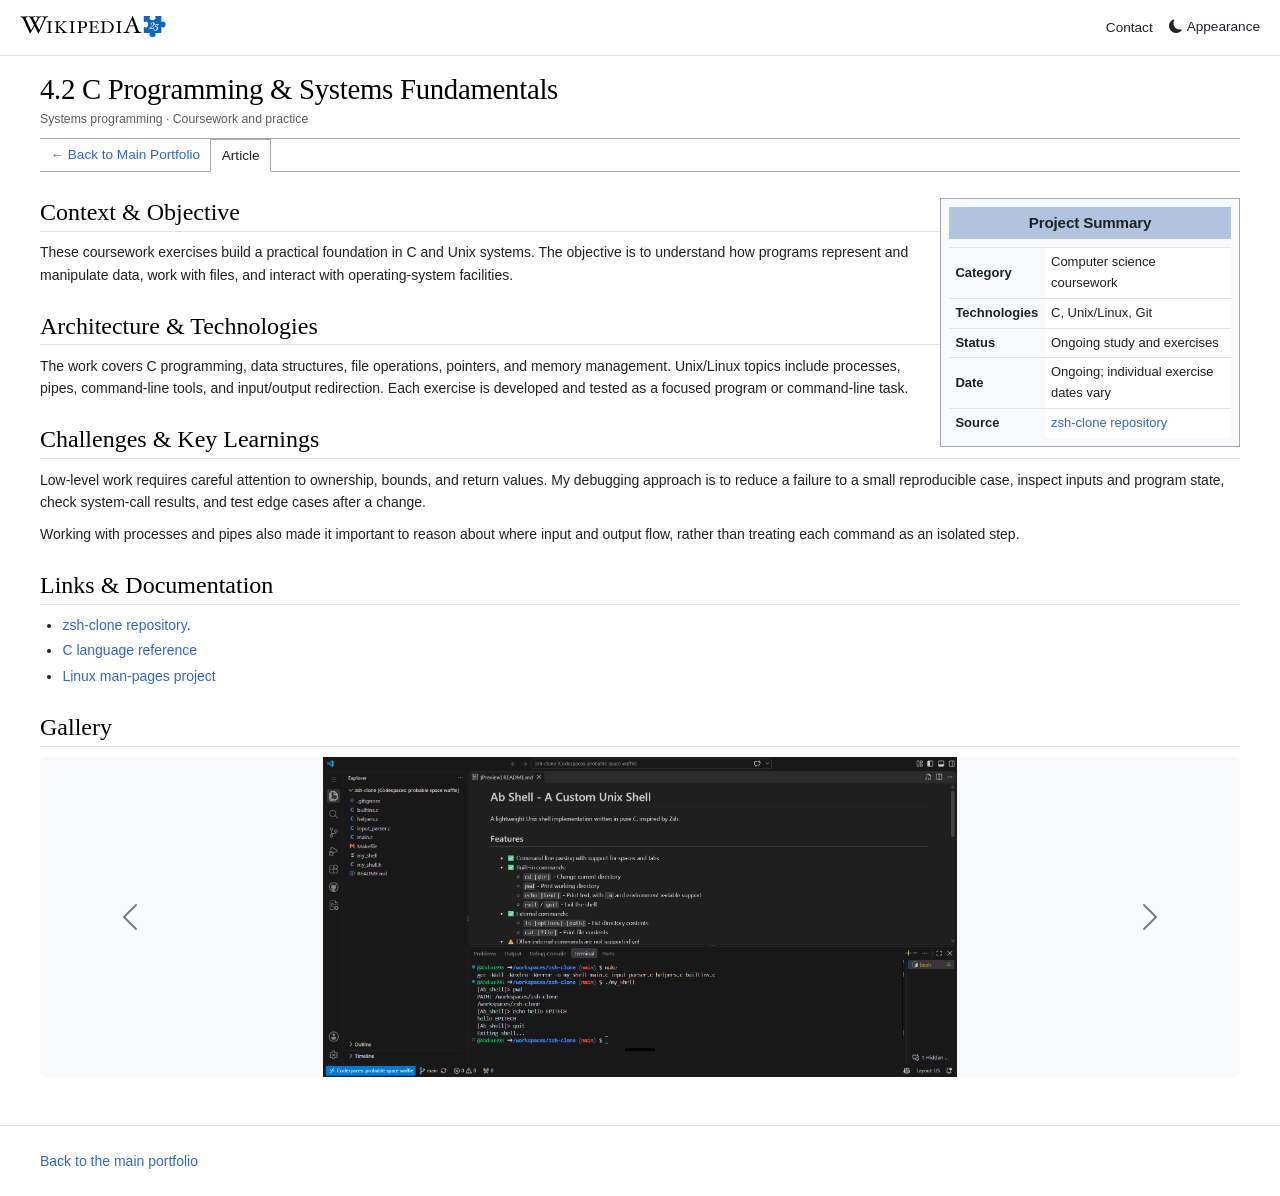
<file: projects/c-systems.html>
<!doctype html>
<html lang="en">
  <head>
    <meta charset="UTF-8" />
    <meta name="viewport" content="width=device-width, initial-scale=1.0" />
    <title>C Programming &amp; Systems | Abderrahim Bahraoui</title>
    <link rel="icon" type="image/png" href="../assets/main/wikipedia-w-logo-hd-png-735811697038488t3opduqhbe.png" />

    <link
      href="https://cdn.jsdelivr.net/npm/bootstrap@5.3.3/dist/css/bootstrap.min.css"
      rel="stylesheet"
    />
    <link
      rel="stylesheet"
      href="https://cdn.jsdelivr.net/npm/bootstrap-icons@1.11.1/font/bootstrap-icons.css"
    />
    <link rel="stylesheet" href="../css/style.css" />
  </head>
  <body>
    <header class="navbar navbar-expand-lg bg-white sticky-top border-bottom">
      <div
        class="container-fluid p-0 d-flex align-items-center justify-content-between"
      >
        <a
          href="../index.html"
          class="text-decoration-none text-dark nav-branding-wrapper"
          aria-label="Back to Abderrahim Bahraoui's portfolio"
        >
          <div id="nav-logo" class="align-items-center nav-visible">
            <img
              src="../assets/wikipedia-wordmark-en-25.svg"
              alt="Wikipedia wordmark"
              height="23"
              class="object-fit-contain"
            />
          </div>
          <div id="nav-title" class="align-items-center nav-hidden">
            <span class="fw-bold text-dark">Abderrahim Bahraoui</span>
          </div>
        </a>
        <div class="d-flex align-items-center gap-3 wiki-nav-actions">
          <a href="../index.html#contact">Contact</a>
          <button
            id="themeToggle"
            type="button"
            class="btn btn-link text-dark p-0 border-0 d-flex align-items-center gap-1 theme-toggle-btn"
            aria-label="Toggle dark mode"
          >
            <i id="themeIcon" class="bi bi-moon-fill" aria-hidden="true"></i
            ><span class="d-none d-sm-inline">Appearance</span>
          </button>
        </div>
      </div>
    </header>
    <div class="container-fluid py-3 px-4 wiki-layout-wrapper">
      <h1 class="firstHeading font-serif mb-1">
        4.2 C Programming &amp; Systems Fundamentals
      </h1>
      <div class="text-muted small mb-0">
        Systems programming · Coursework and practice
      </div>
      <div class="wiki-tabs-wrapper">
        <div class="d-flex">
          <div class="wiki-tab">
            <a href="../index.html">&larr; Back to Main Portfolio</a>
          </div>
          <div class="wiki-tab active">Article</div>
        </div>
      </div>
      <div class="wiki-flow-container mt-2">
        <aside class="infobox border p-2 bg-light text-center small mb-3">
          <div class="infobox-header fw-bold p-1 mb-2">Project Summary</div>
          <table
            class="table table-sm table-borderless text-start align-middle mb-0 infobox-table"
          >
            <tbody>
              <tr class="border-top">
                <th scope="row">Category</th>
                <td>Computer science coursework</td>
              </tr>
              <tr class="border-top">
                <th scope="row">Technologies</th>
                <td>C, Unix/Linux, Git</td>
              </tr>
              <tr class="border-top">
                <th scope="row">Status</th>
                <td>Ongoing study and exercises</td>
              </tr>
              <tr class="border-top">
                <th scope="row">Date</th>
                <td>Ongoing; individual exercise dates vary</td>
              </tr>
              <tr class="border-top">
                <th scope="row">Source</th>
                <td>
                  <a
                    href="https://github.com/Abduu898/zsh-clone"
                    target="_blank"
                    rel="noopener"
                    >zsh-clone repository</a
                  >
                </td>
              </tr>
            </tbody>
          </table>
        </aside>
        <main class="content-body">
          <section id="context" class="mb-4">
            <h2 class="font-serif border-bottom pb-1">
              Context &amp; Objective
            </h2>
            <p>
              These coursework exercises build a practical foundation in C and
              Unix systems. The objective is to understand how programs
              represent and manipulate data, work with files, and interact with
              operating-system facilities.
            </p>
          </section>
          <section id="architecture" class="mb-4">
            <h2 class="font-serif border-bottom pb-1">
              Architecture &amp; Technologies
            </h2>
            <p>
              The work covers C programming, data structures, file operations,
              pointers, and memory management. Unix/Linux topics include
              processes, pipes, command-line tools, and input/output
              redirection. Each exercise is developed and tested as a focused
              program or command-line task.
            </p>
          </section>
          <section id="challenges" class="mb-4">
            <h2 class="font-serif border-bottom pb-1">
              Challenges &amp; Key Learnings
            </h2>
            <p>
              Low-level work requires careful attention to ownership, bounds,
              and return values. My debugging approach is to reduce a failure to
              a small reproducible case, inspect inputs and program state, check
              system-call results, and test edge cases after a change.
            </p>
            <p>
              Working with processes and pipes also made it important to reason
              about where input and output flow, rather than treating each
              command as an isolated step.
            </p>
          </section>
          <section id="links" class="mb-4">
            <h2 class="font-serif border-bottom pb-1">
              Links &amp; Documentation
            </h2>
            <ul>
              <li>
                <a
                  href="https://github.com/Abduu898/zsh-clone"
                  target="_blank"
                  rel="noopener"
                  >zsh-clone repository</a
                >.
              </li>
              <li>
                <a
                  href="https://en.cppreference.com/w/c"
                  target="_blank"
                  rel="noopener"
                  >C language reference</a
                >
              </li>
              <li>
                <a
                  href="https://man7.org/linux/man-pages/"
                  target="_blank"
                  rel="noopener"
                  >Linux man-pages project</a
                >
              </li>
            </ul>
          </section>
          <section id="gallery" class="mb-4">
            <h2 class="font-serif border-bottom pb-1">Gallery</h2>
            <div class="carousel slide carousel-dark" data-bs-ride="carousel" data-bs-interval="5000" id="projectGallery">
              <div class="carousel-indicators">
                <button aria-label="C shell project screenshot" class="active" data-bs-slide-to="0" data-bs-target="#projectGallery" type="button"></button>
              </div>
              <div class="carousel-inner">
                <div class="carousel-item active">
                  <img
                    src="../assets/C%20assets/Screenshot%202026-10-21%20104048.png"
                    class="d-block w-100 rounded project-gallery-image c-gallery-image"
                    alt="Screenshot of the custom C shell project"
                  />
                </div>
              </div>
              <button aria-label="Previous photo" class="carousel-control-prev" data-bs-slide="prev" data-bs-target="#projectGallery" type="button"><span aria-hidden="true" class="carousel-control-prev-icon"></span></button>
              <button aria-label="Next photo" class="carousel-control-next" data-bs-slide="next" data-bs-target="#projectGallery" type="button"><span aria-hidden="true" class="carousel-control-next-icon"></span></button>
            </div>
          </section>
        </main>
        <div class="clearfix"></div>
      </div>
    </div>
    <footer class="border-top py-4 mt-2 text-muted small footer-inner">
      <p class="mb-0"><a href="../index.html">Back to the main portfolio</a></p>
    </footer>
    <script src="https://cdn.jsdelivr.net/npm/bootstrap@5.3.3/dist/js/bootstrap.bundle.min.js"></script>
    <script src="../js/script.js"></script>
  </body>
</html>
</file>
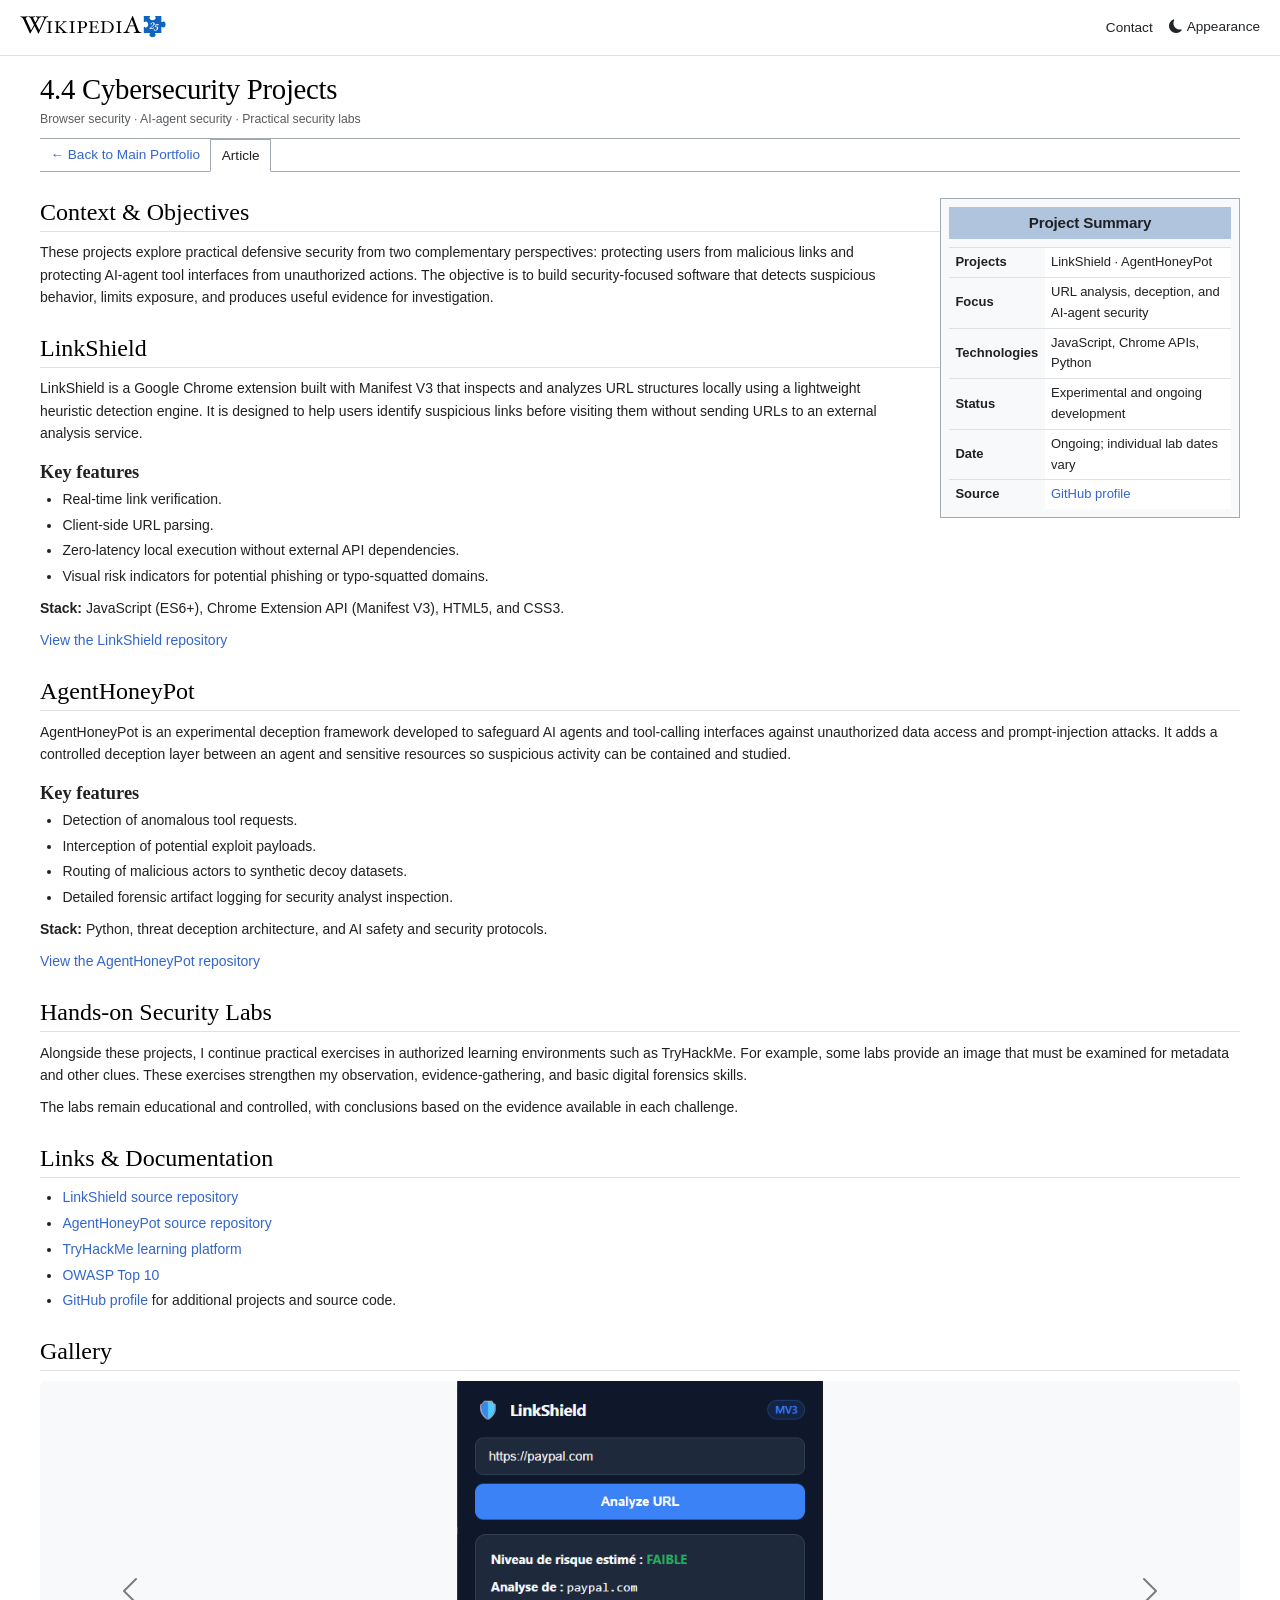
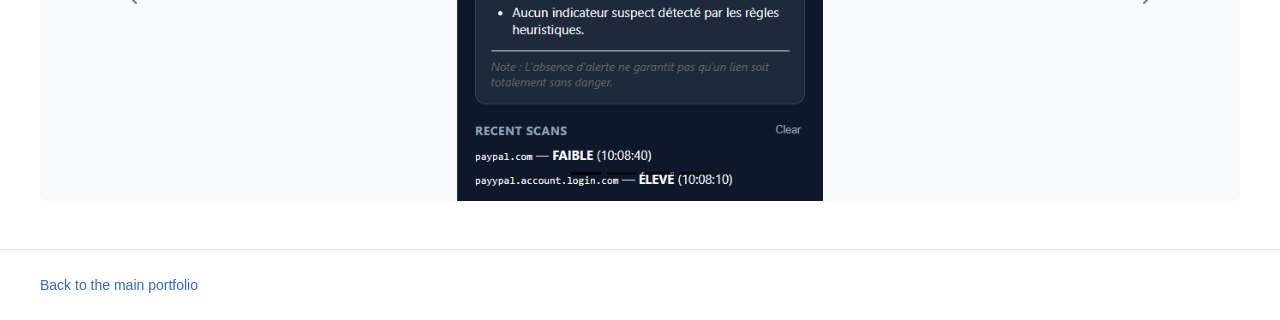
<file: projects/cybersecurity.html>
<!doctype html>
<html lang="en">
  <head>
    <meta charset="UTF-8" />
    <meta name="viewport" content="width=device-width, initial-scale=1.0" />
    <title>Cybersecurity Labs | Abderrahim Bahraoui</title>
    <link rel="icon" type="image/png" href="../assets/main/wikipedia-w-logo-hd-png-735811697038488t3opduqhbe.png" />

    <link
      href="https://cdn.jsdelivr.net/npm/bootstrap@5.3.3/dist/css/bootstrap.min.css"
      rel="stylesheet"
    />
    <link
      rel="stylesheet"
      href="https://cdn.jsdelivr.net/npm/bootstrap-icons@1.11.1/font/bootstrap-icons.css"
    />
    <link rel="stylesheet" href="../css/style.css" />
  </head>
  <body>
    <header class="navbar navbar-expand-lg bg-white sticky-top border-bottom">
      <div
        class="container-fluid p-0 d-flex align-items-center justify-content-between"
      >
        <a
          href="../index.html"
          class="text-decoration-none text-dark nav-branding-wrapper"
          aria-label="Back to Abderrahim Bahraoui's portfolio"
        >
          <div id="nav-logo" class="align-items-center nav-visible">
            <img
              src="../assets/wikipedia-wordmark-en-25.svg"
              alt="Wikipedia wordmark"
              height="23"
              class="object-fit-contain"
            />
          </div>
          <div id="nav-title" class="align-items-center nav-hidden">
            <span class="fw-bold text-dark">Abderrahim Bahraoui</span>
          </div>
        </a>
        <div class="d-flex align-items-center gap-3 wiki-nav-actions">
          <a href="../index.html#contact">Contact</a>
          <button
            id="themeToggle"
            type="button"
            class="btn btn-link text-dark p-0 border-0 d-flex align-items-center gap-1 theme-toggle-btn"
            aria-label="Toggle dark mode"
          >
            <i id="themeIcon" class="bi bi-moon-fill" aria-hidden="true"></i
            ><span class="d-none d-sm-inline">Appearance</span>
          </button>
        </div>
      </div>
    </header>
    <div class="container-fluid py-3 px-4 wiki-layout-wrapper">
      <h1 class="firstHeading font-serif mb-1">4.4 Cybersecurity Projects</h1>
      <div class="text-muted small mb-0">
        Browser security · AI-agent security · Practical security labs
      </div>
      <div class="wiki-tabs-wrapper">
        <div class="d-flex">
          <div class="wiki-tab">
            <a href="../index.html">&larr; Back to Main Portfolio</a>
          </div>
          <div class="wiki-tab active">Article</div>
        </div>
      </div>
      <div class="wiki-flow-container mt-2">
        <aside class="infobox border p-2 bg-light text-center small mb-3">
          <div class="infobox-header fw-bold p-1 mb-2">Project Summary</div>
          <table
            class="table table-sm table-borderless text-start align-middle mb-0 infobox-table"
          >
            <tbody>
              <tr class="border-top">
                <th scope="row">Projects</th>
                <td>LinkShield · AgentHoneyPot</td>
              </tr>
              <tr class="border-top">
                <th scope="row">Focus</th>
                <td>URL analysis, deception, and AI-agent security</td>
              </tr>
              <tr class="border-top">
                <th scope="row">Technologies</th>
                <td>JavaScript, Chrome APIs, Python</td>
              </tr>
              <tr class="border-top">
                <th scope="row">Status</th>
                <td>Experimental and ongoing development</td>
              </tr>
              <tr class="border-top">
                <th scope="row">Date</th>
                <td>Ongoing; individual lab dates vary</td>
              </tr>
              <tr class="border-top">
                <th scope="row">Source</th>
                <td>
                  <a
                    href="https://github.com/Abduu898"
                    target="_blank"
                    rel="noopener"
                    >GitHub profile</a
                  >
                </td>
              </tr>
            </tbody>
          </table>
        </aside>
        <main class="content-body">
          <section id="context" class="mb-4">
            <h2 class="font-serif border-bottom pb-1">
              Context &amp; Objectives
            </h2>
            <p>
              These projects explore practical defensive security from two
              complementary perspectives: protecting users from malicious
              links and protecting AI-agent tool interfaces from unauthorized
              actions. The objective is to build security-focused software that
              detects suspicious behavior, limits exposure, and produces useful
              evidence for investigation.
            </p>
          </section>
          <section id="linkshield" class="mb-4">
            <h2 class="font-serif border-bottom pb-1">
              LinkShield
            </h2>
            <p>
              LinkShield is a Google Chrome extension built with Manifest V3
              that inspects and analyzes URL structures locally using a
              lightweight heuristic detection engine. It is designed to help
              users identify suspicious links before visiting them without
              sending URLs to an external analysis service.
            </p>
            <h3>Key features</h3>
            <ul>
              <li>Real-time link verification.</li>
              <li>Client-side URL parsing.</li>
              <li>Zero-latency local execution without external API dependencies.</li>
              <li>
                Visual risk indicators for potential phishing or
                typo-squatted domains.
              </li>
            </ul>
            <p>
              <strong>Stack:</strong> JavaScript (ES6+), Chrome Extension API
              (Manifest V3), HTML5, and CSS3.
            </p>
            <p>
              <a
                href="https://github.com/Abduu898/LinkShield"
                target="_blank"
                rel="noopener"
                >View the LinkShield repository</a
              >
            </p>
          </section>
          <section id="agent-honeypot" class="mb-4">
            <h2 class="font-serif border-bottom pb-1">
              AgentHoneyPot
            </h2>
            <p>
              AgentHoneyPot is an experimental deception framework developed to
              safeguard AI agents and tool-calling interfaces against
              unauthorized data access and prompt-injection attacks. It adds a
              controlled deception layer between an agent and sensitive
              resources so suspicious activity can be contained and studied.
            </p>
            <h3>Key features</h3>
            <ul>
              <li>Detection of anomalous tool requests.</li>
              <li>Interception of potential exploit payloads.</li>
              <li>Routing of malicious actors to synthetic decoy datasets.</li>
              <li>
                Detailed forensic artifact logging for security analyst
                inspection.
              </li>
            </ul>
            <p>
              <strong>Stack:</strong> Python, threat deception architecture,
              and AI safety and security protocols.
            </p>
            <p>
              <a
                href="https://github.com/Abduu898/HoneyPot-Agent"
                target="_blank"
                rel="noopener"
                >View the AgentHoneyPot repository</a
              >
            </p>
          </section>
          <section id="labs" class="mb-4">
            <h2 class="font-serif border-bottom pb-1">
              Hands-on Security Labs
            </h2>
            <p>
              Alongside these projects, I continue practical exercises in
              authorized learning environments such as TryHackMe. For example,
              some labs provide an image that must be examined for metadata and
              other clues. These exercises strengthen my observation,
              evidence-gathering, and basic digital forensics skills.
            </p>
            <p>
              The labs remain educational and controlled, with conclusions
              based on the evidence available in each challenge.
            </p>
          </section>
          <section id="links" class="mb-4">
            <h2 class="font-serif border-bottom pb-1">
              Links &amp; Documentation
            </h2>
            <ul>
              <li>
                <a
                  href="https://github.com/Abduu898/LinkShield"
                  target="_blank"
                  rel="noopener"
                  >LinkShield source repository</a
                >
              </li>
              <li>
                <a
                  href="https://github.com/Abduu898/HoneyPot-Agent"
                  target="_blank"
                  rel="noopener"
                  >AgentHoneyPot source repository</a
                >
              </li>
              <li>
                <a href="https://tryhackme.com/" target="_blank" rel="noopener"
                  >TryHackMe learning platform</a
                >
              </li>
              <li>
                <a
                  href="https://owasp.org/www-project-top-ten/"
                  target="_blank"
                  rel="noopener"
                  >OWASP Top 10</a
                >
              </li>
              <li>
                <a
                  href="https://github.com/Abduu898"
                  target="_blank"
                  rel="noopener"
                  >GitHub profile</a
                >
                for additional projects and source code.
              </li>
            </ul>
          </section>
          <section id="gallery" class="mb-4">
            <h2 class="font-serif border-bottom pb-1">Gallery</h2>
            <div class="carousel slide carousel-dark" data-bs-ride="carousel" data-bs-interval="5000" id="projectGallery">
              <div class="carousel-indicators">
                <button aria-label="LinkShield safe URL analysis" class="active" data-bs-slide-to="0" data-bs-target="#projectGallery" type="button"></button>
                <button aria-label="LinkShield suspicious URL analysis" data-bs-slide-to="1" data-bs-target="#projectGallery" type="button"></button>
                <button aria-label="AgentHoneyPot security operations dashboard" data-bs-slide-to="2" data-bs-target="#projectGallery" type="button"></button>
                <button aria-label="AgentHoneyPot simulated customer interface" data-bs-slide-to="3" data-bs-target="#projectGallery" type="button"></button>
              </div>
              <div class="carousel-inner">
                <div class="carousel-item active">
                  <img
                    src="../assets/cyber%20Assets/Screenshot%202026-10-21%20100849.png"
                    class="d-block w-100 rounded project-gallery-image"
                    alt="LinkShield analyzing a safe PayPal URL"
                  />
                </div>
                <div class="carousel-item">
                  <img
                    src="../assets/cyber%20Assets/Screenshot%202026-10-21%20100823.png"
                    class="d-block w-100 rounded project-gallery-image"
                    alt="LinkShield detecting a suspicious typo-squatted URL"
                  />
                </div>
                <div class="carousel-item">
                  <img
                    src="../assets/cyber%20Assets/Screenshot%202026-10-21%20100543.png"
                    class="d-block w-100 rounded project-gallery-image"
                    alt="AgentHoneyPot security operations and incident review dashboard"
                  />
                </div>
                <div class="carousel-item">
                  <img
                    src="../assets/cyber%20Assets/Screenshot%202026-10-21%20100413.png"
                    class="d-block w-100 rounded project-gallery-image"
                    alt="AgentHoneyPot simulated customer-facing application"
                  />
                </div>
              </div>
              <button aria-label="Previous photo" class="carousel-control-prev" data-bs-slide="prev" data-bs-target="#projectGallery" type="button"><span aria-hidden="true" class="carousel-control-prev-icon"></span></button>
              <button aria-label="Next photo" class="carousel-control-next" data-bs-slide="next" data-bs-target="#projectGallery" type="button"><span aria-hidden="true" class="carousel-control-next-icon"></span></button>
            </div>
          </section>
        </main>
        <div class="clearfix"></div>
      </div>
    </div>
    <footer class="border-top py-4 mt-2 text-muted small footer-inner">
      <p class="mb-0"><a href="../index.html">Back to the main portfolio</a></p>
    </footer>
    <script src="https://cdn.jsdelivr.net/npm/bootstrap@5.3.3/dist/js/bootstrap.bundle.min.js"></script>
    <script src="../js/script.js"></script>
  </body>
</html>
</file>
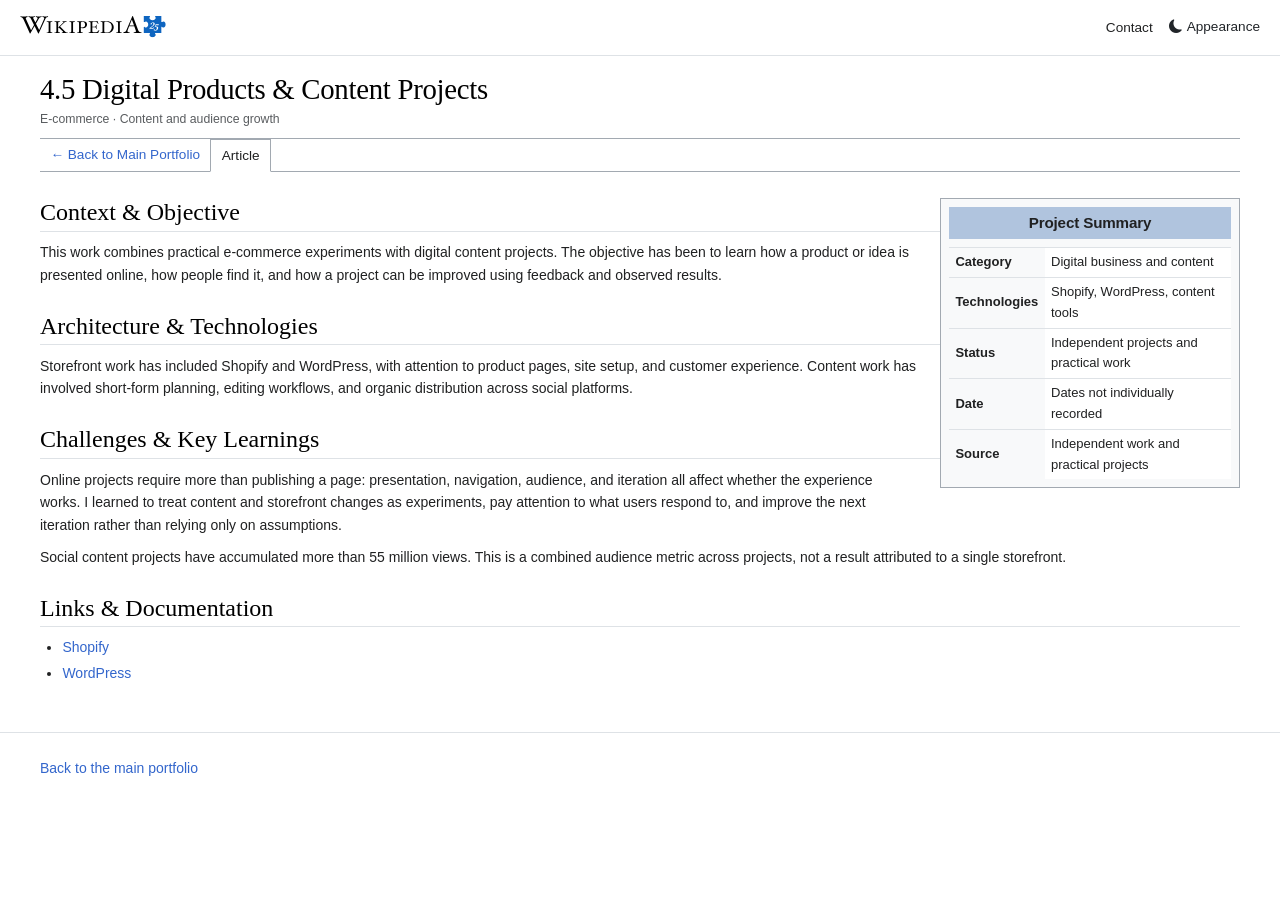
<file: projects/digital-projects.html>
<!doctype html>
<html lang="en">
  <head>
    <meta charset="UTF-8" />
    <meta name="viewport" content="width=device-width, initial-scale=1.0" />
    <title>Digital Projects | Abderrahim Bahraoui</title>
    <link rel="icon" type="image/png" href="../assets/main/wikipedia-w-logo-hd-png-735811697038488t3opduqhbe.png" />

    <link
      href="https://cdn.jsdelivr.net/npm/bootstrap@5.3.3/dist/css/bootstrap.min.css"
      rel="stylesheet"
    />
    <link
      rel="stylesheet"
      href="https://cdn.jsdelivr.net/npm/bootstrap-icons@1.11.1/font/bootstrap-icons.css"
    />
    <link rel="stylesheet" href="../css/style.css" />
  </head>
  <body>
    <header class="navbar navbar-expand-lg bg-white sticky-top border-bottom">
      <div
        class="container-fluid p-0 d-flex align-items-center justify-content-between"
      >
        <a
          href="../index.html"
          class="text-decoration-none text-dark nav-branding-wrapper"
          aria-label="Back to Abderrahim Bahraoui's portfolio"
        >
          <div id="nav-logo" class="align-items-center nav-visible">
            <img
              src="../assets/wikipedia-wordmark-en-25.svg"
              alt="Wikipedia wordmark"
              height="23"
              class="object-fit-contain"
            />
          </div>
          <div id="nav-title" class="align-items-center nav-hidden">
            <span class="fw-bold text-dark">Abderrahim Bahraoui</span>
          </div>
        </a>
        <div class="d-flex align-items-center gap-3 wiki-nav-actions">
          <a href="../index.html#contact">Contact</a>
          <button
            id="themeToggle"
            type="button"
            class="btn btn-link text-dark p-0 border-0 d-flex align-items-center gap-1 theme-toggle-btn"
            aria-label="Toggle dark mode"
          >
            <i id="themeIcon" class="bi bi-moon-fill" aria-hidden="true"></i
            ><span class="d-none d-sm-inline">Appearance</span>
          </button>
        </div>
      </div>
    </header>
    <div class="container-fluid py-3 px-4 wiki-layout-wrapper">
      <h1 class="firstHeading font-serif mb-1">
        4.5 Digital Products &amp; Content Projects
      </h1>
      <div class="text-muted small mb-0">
        E-commerce · Content and audience growth
      </div>
      <div class="wiki-tabs-wrapper">
        <div class="d-flex">
          <div class="wiki-tab">
            <a href="../index.html">&larr; Back to Main Portfolio</a>
          </div>
          <div class="wiki-tab active">Article</div>
        </div>
      </div>
      <div class="wiki-flow-container mt-2">
        <aside class="infobox border p-2 bg-light text-center small mb-3">
          <div class="infobox-header fw-bold p-1 mb-2">Project Summary</div>
          <table
            class="table table-sm table-borderless text-start align-middle mb-0 infobox-table"
          >
            <tbody>
              <tr class="border-top">
                <th scope="row">Category</th>
                <td>Digital business and content</td>
              </tr>
              <tr class="border-top">
                <th scope="row">Technologies</th>
                <td>Shopify, WordPress, content tools</td>
              </tr>
              <tr class="border-top">
                <th scope="row">Status</th>
                <td>Independent projects and practical work</td>
              </tr>
              <tr class="border-top">
                <th scope="row">Date</th>
                <td>Dates not individually recorded</td>
              </tr>
              <tr class="border-top">
                <th scope="row">Source</th>
                <td>Independent work and practical projects</td>
              </tr>
            </tbody>
          </table>
        </aside>
        <main class="content-body">
          <section id="context" class="mb-4">
            <h2 class="font-serif border-bottom pb-1">
              Context &amp; Objective
            </h2>
            <p>
              This work combines practical e-commerce experiments with digital
              content projects. The objective has been to learn how a product or
              idea is presented online, how people find it, and how a project
              can be improved using feedback and observed results.
            </p>
          </section>
          <section id="architecture" class="mb-4">
            <h2 class="font-serif border-bottom pb-1">
              Architecture &amp; Technologies
            </h2>
            <p>
              Storefront work has included Shopify and WordPress, with attention
              to product pages, site setup, and customer experience. Content
              work has involved short-form planning, editing workflows, and
              organic distribution across social platforms.
            </p>
          </section>
          <section id="challenges" class="mb-4">
            <h2 class="font-serif border-bottom pb-1">
              Challenges &amp; Key Learnings
            </h2>
            <p>
              Online projects require more than publishing a page: presentation,
              navigation, audience, and iteration all affect whether the
              experience works. I learned to treat content and storefront
              changes as experiments, pay attention to what users respond to,
              and improve the next iteration rather than relying only on
              assumptions.
            </p>
            <p>
              Social content projects have accumulated more than 55 million
              views. This is a combined audience metric across projects, not a
              result attributed to a single storefront.
            </p>
          </section>
          <section id="links" class="mb-4">
            <h2 class="font-serif border-bottom pb-1">
              Links &amp; Documentation
            </h2>
            <ul>
              <li>
                <a
                  href="https://www.shopify.com/"
                  target="_blank"
                  rel="noopener"
                  >Shopify</a
                >
              </li>
              <li>
                <a href="https://wordpress.org/" target="_blank" rel="noopener"
                  >WordPress</a
                >
              </li>
            </ul>
          </section>
        </main>
        <div class="clearfix"></div>
      </div>
    </div>
    <footer class="border-top py-4 mt-2 text-muted small footer-inner">
      <p class="mb-0"><a href="../index.html">Back to the main portfolio</a></p>
    </footer>
    <script src="https://cdn.jsdelivr.net/npm/bootstrap@5.3.3/dist/js/bootstrap.bundle.min.js"></script>
    <script src="../js/script.js"></script>
  </body>
</html>
</file>
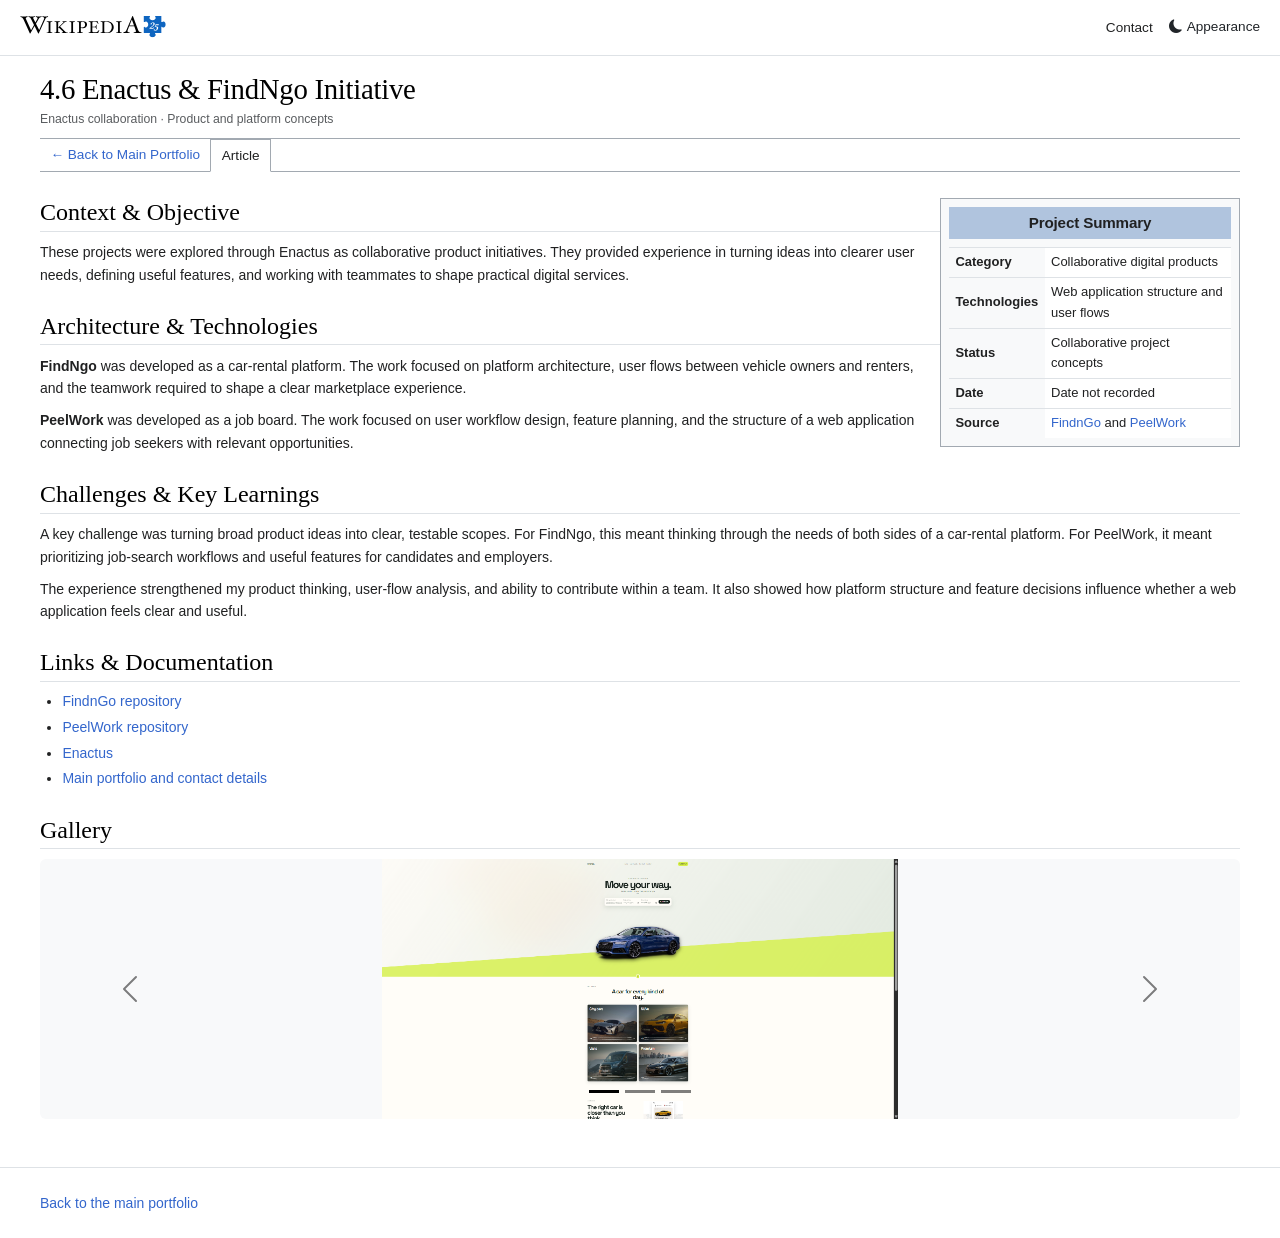
<file: projects/enactus-findngo.html>
<!doctype html>
<html lang="en">
  <head>
    <meta charset="UTF-8" />
    <meta name="viewport" content="width=device-width, initial-scale=1.0" />
    <title>Enactus &amp; FindNgo | Abderrahim Bahraoui</title>
    <link rel="icon" type="image/png" href="../assets/main/wikipedia-w-logo-hd-png-735811697038488t3opduqhbe.png" />

    <link
      href="https://cdn.jsdelivr.net/npm/bootstrap@5.3.3/dist/css/bootstrap.min.css"
      rel="stylesheet"
    />
    <link
      rel="stylesheet"
      href="https://cdn.jsdelivr.net/npm/bootstrap-icons@1.11.1/font/bootstrap-icons.css"
    />
    <link rel="stylesheet" href="../css/style.css" />
  </head>
  <body>
    <header class="navbar navbar-expand-lg bg-white sticky-top border-bottom">
      <div
        class="container-fluid p-0 d-flex align-items-center justify-content-between"
      >
        <a
          href="../index.html"
          class="text-decoration-none text-dark nav-branding-wrapper"
          aria-label="Back to Abderrahim Bahraoui's portfolio"
        >
          <div id="nav-logo" class="align-items-center nav-visible">
            <img
              src="../assets/wikipedia-wordmark-en-25.svg"
              alt="Wikipedia wordmark"
              height="23"
              class="object-fit-contain"
            />
          </div>
          <div id="nav-title" class="align-items-center nav-hidden">
            <span class="fw-bold text-dark">Abderrahim Bahraoui</span>
          </div>
        </a>
        <div class="d-flex align-items-center gap-3 wiki-nav-actions">
          <a href="../index.html#contact">Contact</a>
          <button
            id="themeToggle"
            type="button"
            class="btn btn-link text-dark p-0 border-0 d-flex align-items-center gap-1 theme-toggle-btn"
            aria-label="Toggle dark mode"
          >
            <i id="themeIcon" class="bi bi-moon-fill" aria-hidden="true"></i
            ><span class="d-none d-sm-inline">Appearance</span>
          </button>
        </div>
      </div>
    </header>
    <div class="container-fluid py-3 px-4 wiki-layout-wrapper">
      <h1 class="firstHeading font-serif mb-1">
        4.6 Enactus &amp; FindNgo Initiative
      </h1>
      <div class="text-muted small mb-0">
        Enactus collaboration · Product and platform concepts
      </div>
      <div class="wiki-tabs-wrapper">
        <div class="d-flex">
          <div class="wiki-tab">
            <a href="../index.html">&larr; Back to Main Portfolio</a>
          </div>
          <div class="wiki-tab active">Article</div>
        </div>
      </div>
      <div class="wiki-flow-container mt-2">
        <aside class="infobox border p-2 bg-light text-center small mb-3">
          <div class="infobox-header fw-bold p-1 mb-2">Project Summary</div>
          <table
            class="table table-sm table-borderless text-start align-middle mb-0 infobox-table"
          >
            <tbody>
              <tr class="border-top">
                <th scope="row">Category</th>
                <td>Collaborative digital products</td>
              </tr>
              <tr class="border-top">
                <th scope="row">Technologies</th>
                <td>Web application structure and user flows</td>
              </tr>
              <tr class="border-top">
                <th scope="row">Status</th>
                <td>Collaborative project concepts</td>
              </tr>
              <tr class="border-top">
                <th scope="row">Date</th>
                <td>Date not recorded</td>
              </tr>
              <tr class="border-top">
                <th scope="row">Source</th>
                <td>
                  <a
                    href="https://github.com/Abduu898/FindnGo"
                    target="_blank"
                    rel="noopener"
                    >FindnGo</a
                  >
                  and
                  <a
                    href="https://github.com/Abduu898/PeelWork"
                    target="_blank"
                    rel="noopener"
                    >PeelWork</a
                  >
                </td>
              </tr>
            </tbody>
          </table>
        </aside>
        <main class="content-body">
          <section id="context" class="mb-4">
            <h2 class="font-serif border-bottom pb-1">
              Context &amp; Objective
            </h2>
            <p>
              These projects were explored through Enactus as collaborative
              product initiatives. They provided experience in turning ideas
              into clearer user needs, defining useful features, and working
              with teammates to shape practical digital services.
            </p>
          </section>
          <section id="architecture" class="mb-4">
            <h2 class="font-serif border-bottom pb-1">
              Architecture &amp; Technologies
            </h2>
            <p>
              <strong>FindNgo</strong> was developed as a car-rental platform.
              The work focused on platform architecture, user flows between
              vehicle owners and renters, and the teamwork required to shape a
              clear marketplace experience.
            </p>
            <p>
              <strong>PeelWork</strong> was developed as a job board. The work
              focused on user workflow design, feature planning, and the
              structure of a web application connecting job seekers with
              relevant opportunities.
            </p>
          </section>
          <section id="challenges" class="mb-4">
            <h2 class="font-serif border-bottom pb-1">
              Challenges &amp; Key Learnings
            </h2>
            <p>
              A key challenge was turning broad product ideas into clear,
              testable scopes. For FindNgo, this meant thinking through the
              needs of both sides of a car-rental platform. For PeelWork, it
              meant prioritizing job-search workflows and useful features for
              candidates and employers.
            </p>
            <p>
              The experience strengthened my product thinking, user-flow
              analysis, and ability to contribute within a team. It also showed
              how platform structure and feature decisions influence whether a
              web application feels clear and useful.
            </p>
          </section>
          <section id="links" class="mb-4">
            <h2 class="font-serif border-bottom pb-1">
              Links &amp; Documentation
            </h2>
            <ul>
              <li>
                <a
                  href="https://github.com/Abduu898/FindnGo"
                  target="_blank"
                  rel="noopener"
                  >FindnGo repository</a
                >
              </li>
              <li>
                <a
                  href="https://github.com/Abduu898/PeelWork"
                  target="_blank"
                  rel="noopener"
                  >PeelWork repository</a
                >
              </li>
              <li>
                <a href="https://enactus.org/" target="_blank" rel="noopener"
                  >Enactus</a
                >
              </li>
              <li>
                <a href="../index.html">Main portfolio and contact details</a>
              </li>
            </ul>
          </section>
          <section id="gallery" class="mb-4">
            <h2 class="font-serif border-bottom pb-1">Gallery</h2>
            <div class="carousel slide carousel-dark" data-bs-ride="carousel" data-bs-interval="5000" id="projectGallery">
              <div class="carousel-indicators">
                <button aria-label="FindnGo homepage screenshot" class="active" data-bs-slide-to="0" data-bs-target="#projectGallery" type="button"></button>
                <button aria-label="FindnGo platform screenshot" data-bs-slide-to="1" data-bs-target="#projectGallery" type="button"></button>
                <button aria-label="PeelWork job board screenshot" data-bs-slide-to="2" data-bs-target="#projectGallery" type="button"></button>
              </div>
              <div class="carousel-inner">
                <div class="carousel-item active">
                  <img
                    src="../assets/Enc%20assets/Screenshot%202026-10-21%20110116.png"
                    class="d-block w-100 rounded project-gallery-image enactus-gallery-image"
                    alt="FindnGo car-rental platform homepage"
                  />
                </div>
                <div class="carousel-item">
                  <img
                    src="../assets/Enc%20assets/Screenshot%202026-10-21%20110125.png"
                    class="d-block w-100 rounded project-gallery-image enactus-gallery-image"
                    alt="FindnGo car-rental platform vehicle browsing section"
                  />
                </div>
                <div class="carousel-item">
                  <img
                    src="../assets/Enc%20assets/Screenshot%202026-10-21%20104913.png"
                    class="d-block w-100 rounded project-gallery-image enactus-gallery-image"
                    alt="PeelWork job board homepage"
                  />
                </div>
              </div>
              <button aria-label="Previous photo" class="carousel-control-prev" data-bs-slide="prev" data-bs-target="#projectGallery" type="button"><span aria-hidden="true" class="carousel-control-prev-icon"></span></button>
              <button aria-label="Next photo" class="carousel-control-next" data-bs-slide="next" data-bs-target="#projectGallery" type="button"><span aria-hidden="true" class="carousel-control-next-icon"></span></button>
            </div>
          </section>
        </main>
        <div class="clearfix"></div>
      </div>
    </div>
    <footer class="border-top py-4 mt-2 text-muted small footer-inner">
      <p class="mb-0"><a href="../index.html">Back to the main portfolio</a></p>
    </footer>
    <script src="https://cdn.jsdelivr.net/npm/bootstrap@5.3.3/dist/js/bootstrap.bundle.min.js"></script>
    <script src="../js/script.js"></script>
  </body>
</html>
</file>
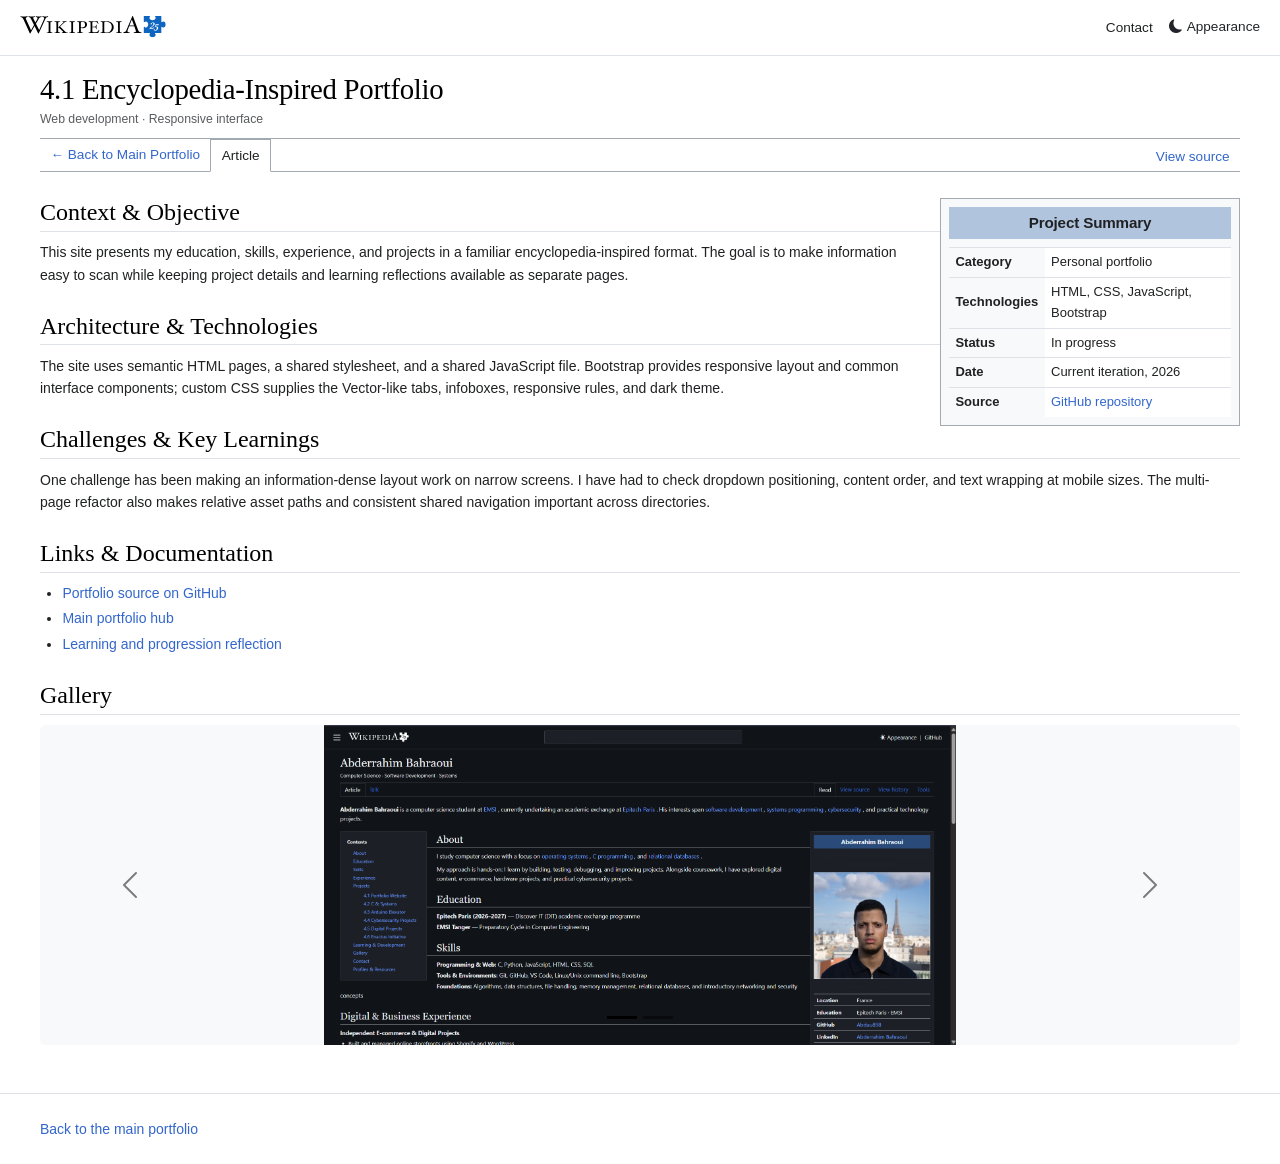
<file: projects/portfolio.html>
<!doctype html>
<html lang="en">
  <head>
    <meta charset="UTF-8" />
    <meta name="viewport" content="width=device-width, initial-scale=1.0" />
    <title>Encyclopedia-Inspired Portfolio | Abderrahim Bahraoui</title>
    <link rel="icon" type="image/png" href="../assets/main/wikipedia-w-logo-hd-png-735811697038488t3opduqhbe.png" />

    <link
      href="https://cdn.jsdelivr.net/npm/bootstrap@5.3.3/dist/css/bootstrap.min.css"
      rel="stylesheet"
    />
    <link
      rel="stylesheet"
      href="https://cdn.jsdelivr.net/npm/bootstrap-icons@1.11.1/font/bootstrap-icons.css"
    />
    <link rel="stylesheet" href="../css/style.css" />
  </head>
  <body>
    <header class="navbar navbar-expand-lg bg-white sticky-top border-bottom">
      <div
        class="container-fluid p-0 d-flex align-items-center justify-content-between"
      >
        <a
          href="../index.html"
          class="text-decoration-none text-dark nav-branding-wrapper"
          aria-label="Back to Abderrahim Bahraoui's portfolio"
        >
          <div id="nav-logo" class="align-items-center nav-visible">
            <img
              src="../assets/wikipedia-wordmark-en-25.svg"
              alt="Wikipedia wordmark"
              height="23"
              class="object-fit-contain"
            />
          </div>
          <div id="nav-title" class="align-items-center nav-hidden">
            <span class="fw-bold text-dark">Abderrahim Bahraoui</span>
          </div>
        </a>
        <div class="d-flex align-items-center gap-3 wiki-nav-actions">
          <a href="../index.html#contact">Contact</a>
          <button
            id="themeToggle"
            type="button"
            class="btn btn-link text-dark p-0 border-0 d-flex align-items-center gap-1 theme-toggle-btn"
            aria-label="Toggle dark mode"
          >
            <i id="themeIcon" class="bi bi-moon-fill" aria-hidden="true"></i>
            <span class="d-none d-sm-inline">Appearance</span>
          </button>
        </div>
      </div>
    </header>

    <div class="container-fluid py-3 px-4 wiki-layout-wrapper">
      <h1 class="firstHeading font-serif mb-1">
        4.1 Encyclopedia-Inspired Portfolio
      </h1>
      <div class="text-muted small mb-0">
        Web development · Responsive interface
      </div>
      <div class="wiki-tabs-wrapper">
        <div class="d-flex">
          <div class="wiki-tab">
            <a href="../index.html">&larr; Back to Main Portfolio</a>
          </div>
          <div class="wiki-tab active">Article</div>
        </div>
        <div class="d-flex ms-auto">
          <div class="wiki-tab">
            <a
              href="https://github.com/Abduu898/portfolio"
              target="_blank"
              rel="noopener"
              >View source</a
            >
          </div>
        </div>
      </div>

      <div class="wiki-flow-container mt-2">
        <aside class="infobox border p-2 bg-light text-center small mb-3">
          <div class="infobox-header fw-bold p-1 mb-2">Project Summary</div>
          <table
            class="table table-sm table-borderless text-start align-middle mb-0 infobox-table"
          >
            <tbody>
              <tr class="border-top">
                <th scope="row">Category</th>
                <td>Personal portfolio</td>
              </tr>
              <tr class="border-top">
                <th scope="row">Technologies</th>
                <td>HTML, CSS, JavaScript, Bootstrap</td>
              </tr>
              <tr class="border-top">
                <th scope="row">Status</th>
                <td>In progress</td>
              </tr>
              <tr class="border-top">
                <th scope="row">Date</th>
                <td>Current iteration, 2026</td>
              </tr>
              <tr class="border-top">
                <th scope="row">Source</th>
                <td>
                  <a
                    href="https://github.com/Abduu898/portfolio"
                    target="_blank"
                    rel="noopener"
                    >GitHub repository</a
                  >
                </td>
              </tr>
            </tbody>
          </table>
        </aside>

        <main class="content-body">
          <section id="context" class="mb-4">
            <h2 class="font-serif border-bottom pb-1">
              Context &amp; Objective
            </h2>
            <p>
              This site presents my education, skills, experience, and projects
              in a familiar encyclopedia-inspired format. The goal is to make
              information easy to scan while keeping project details and
              learning reflections available as separate pages.
            </p>
          </section>
          <section id="architecture" class="mb-4">
            <h2 class="font-serif border-bottom pb-1">
              Architecture &amp; Technologies
            </h2>
            <p>
              The site uses semantic HTML pages, a shared stylesheet, and a
              shared JavaScript file. Bootstrap provides responsive layout and
              common interface components; custom CSS supplies the Vector-like
              tabs, infoboxes, responsive rules, and dark theme.
            </p>
          </section>
          <section id="challenges" class="mb-4">
            <h2 class="font-serif border-bottom pb-1">
              Challenges &amp; Key Learnings
            </h2>
            <p>
              One challenge has been making an information-dense layout work on
              narrow screens. I have had to check dropdown positioning, content
              order, and text wrapping at mobile sizes. The multi-page refactor
              also makes relative asset paths and consistent shared navigation
              important across directories.
            </p>
          </section>
          <section id="links" class="mb-4">
            <h2 class="font-serif border-bottom pb-1">
              Links &amp; Documentation
            </h2>
            <ul>
              <li>
                <a
                  href="https://github.com/Abduu898/portfolio"
                  target="_blank"
                  rel="noopener"
                  >Portfolio source on GitHub</a
                >
              </li>
              <li><a href="../index.html">Main portfolio hub</a></li>
              <li>
                <a href="../learning.html"
                  >Learning and progression reflection</a
                >
              </li>
            </ul>
          </section>
          <section id="gallery" class="mb-4">
            <h2 class="font-serif border-bottom pb-1">Gallery</h2>
            <div class="carousel slide carousel-dark" data-bs-ride="carousel" data-bs-interval="5000" id="projectGallery">
              <div class="carousel-indicators">
                <button aria-label="Portfolio dark mode screenshot" class="active" data-bs-slide-to="0" data-bs-target="#projectGallery" type="button"></button>
                <button aria-label="Portfolio light mode screenshot" data-bs-slide-to="1" data-bs-target="#projectGallery" type="button"></button>
              </div>
              <div class="carousel-inner">
                <div class="carousel-item active">
                  <img
                    src="../assets/main/Screenshot%202026-10-21%20102728.png"
                    class="d-block w-100 rounded project-gallery-image portfolio-gallery-image"
                    alt="Encyclopedia-inspired portfolio in dark mode"
                  />
                </div>
                <div class="carousel-item">
                  <img
                    src="../assets/main/Screenshot%202026-10-21%20102721.png"
                    class="d-block w-100 rounded project-gallery-image portfolio-gallery-image"
                    alt="Encyclopedia-inspired portfolio in light mode"
                  />
                </div>
              </div>
              <button aria-label="Previous photo" class="carousel-control-prev" data-bs-slide="prev" data-bs-target="#projectGallery" type="button"><span aria-hidden="true" class="carousel-control-prev-icon"></span></button>
              <button aria-label="Next photo" class="carousel-control-next" data-bs-slide="next" data-bs-target="#projectGallery" type="button"><span aria-hidden="true" class="carousel-control-next-icon"></span></button>
            </div>
          </section>
        </main>
        <div class="clearfix"></div>
      </div>
    </div>

    <footer class="border-top py-4 mt-2 text-muted small footer-inner">
      <p class="mb-0"><a href="../index.html">Back to the main portfolio</a></p>
    </footer>
    <script src="https://cdn.jsdelivr.net/npm/bootstrap@5.3.3/dist/js/bootstrap.bundle.min.js"></script>
    <script src="../js/script.js"></script>
  </body>
</html>
</file>
<file: css/style.css>
﻿/* ==========================================================================
   1. BASE TYPOGRAPHY & COLORS
   ========================================================================== */

body {
  font-family:
    -apple-system, BlinkMacSystemFont, "Segoe UI", "Roboto", "Lato",
    "Helvetica", "Arial", sans-serif;
  font-size: 0.875rem; /* 14px Wikipedia standard */
  color: #202122;
  background-color: #ffffff;
  line-height: 1.6;
  -webkit-font-smoothing: antialiased;
  transition:
    background-color 0.2s ease,
    color 0.2s ease;
}

.font-serif,
h1.firstHeading,
h2,
h3 {
  font-family: "Linux Libertine", "Georgia", "Times", serif;
}

h1.firstHeading {
  font-size: 1.8rem;
  color: #000000;
  font-weight: normal;
  border-bottom: none;
  margin-bottom: 0.25rem;
  letter-spacing: -0.01em;
}

h2 {
  font-size: 1.5rem;
  color: #000000;
  font-weight: normal; /* MediaWiki headings are normal weight, not bold */
  border-bottom: 1px solid #a2a9b1;
  margin-top: 1.6rem;
  margin-bottom: 0.6rem;
  padding-bottom: 0.2rem;
}

h3 {
  font-size: 1.15rem;
  font-weight: bold;
  margin-top: 1rem;
  margin-bottom: 0.4rem;
}

p {
  margin-bottom: 0.6rem;
  font-size: 0.875rem;
}

a {
  color: #3366cc;
  text-decoration: none;
}

a:hover {
  text-decoration: underline;
}

body.mono-mode,
body.mono-mode .font-serif,
body.mono-mode h1,
body.mono-mode h2,
body.mono-mode h3 {
  font-family: "Courier New", Courier, monospace !important;
}

/* ==========================================================================
   2. HEADER & NAVBAR
   ========================================================================== */

.navbar {
  min-height: 52px;
  padding: 0.4rem 1.25rem;
}

.nav-branding-wrapper {
  position: relative;
  min-width: 140px; /* Prevents header overflow on small viewports */
  min-height: 42px;
  display: flex;
  align-items: center;
}

#nav-logo,
#nav-title {
  position: absolute;
  top: 0;
  left: 0;
  height: 100%;
  display: flex;
  align-items: center;
  transition:
    opacity 0.25s ease,
    transform 0.25s ease,
    visibility 0.25s ease;
  will-change: opacity, transform;
}

#nav-title span {
  font-size: 1.05rem;
  font-family:
    -apple-system, BlinkMacSystemFont, "Segoe UI", Roboto, sans-serif;
}

.nav-hidden {
  opacity: 0 !important;
  visibility: hidden !important;
  pointer-events: none;
  transform: translateY(-4px);
}

.nav-visible {
  opacity: 1 !important;
  visibility: visible !important;
  pointer-events: auto;
  transform: translateY(0);
}

.search-wrapper {
  max-width: 480px;
}

.wiki-search {
  border-radius: 2px !important;
  border: 1px solid #a2a9b1 !important;
  font-size: 0.85rem !important;
  height: 32px !important;
}

.wiki-search:focus {
  border-color: #3366cc !important;
  box-shadow: inset 0 0 0 1px #3366cc !important;
}

.wiki-nav-actions {
  font-size: 0.85rem;
}

.wiki-nav-actions a {
  color: #202122;
}

.wiki-nav-actions a:hover {
  color: #3366cc;
  text-decoration: underline;
}

.theme-toggle-btn {
  text-decoration: none;
  font-size: 0.85rem;
}

/* ==========================================================================
   3. RECTANGULAR VECTOR TABS & TALK / TOOLS DROPDOWNS
   ========================================================================== */

.wiki-tabs-wrapper {
  display: flex;
  align-items: flex-end;
  justify-content: space-between;
  border-top: 1px solid #a2a9b1;
  border-bottom: 1px solid #a2a9b1;
  margin-top: 0.5rem;
  margin-bottom: 1.25rem;
  font-size: 0.85rem;
  width: 100%;
  position: relative;
  z-index: 100; /* Keeps bar layered above body content */
}

.wiki-tab {
  padding: 0.3rem 0.65rem;
  margin-bottom: -1px;
  position: relative;
  white-space: nowrap;
}

.wiki-tab.active {
  border: 1px solid #a2a9b1;
  border-bottom: 1px solid #ffffff;
  background-color: #ffffff;
  color: #202122;
  z-index: 1;
}

.wiki-tab:not(.active) a {
  color: #3366cc;
  text-decoration: none;
}

.wiki-tab:not(.active) a:hover {
  text-decoration: underline;
}

/* Talk & Tools Dropdown Menus */
.talk-dropdown-menu {
  min-width: 180px;
  background-color: #f8f9fa;
  border: 1px solid #a2a9b1 !important;
  border-radius: 0 !important;
  padding: 0.5rem 0.75rem !important;
  box-shadow: 0 4px 12px rgba(0, 0, 0, 0.15) !important;
  position: absolute !important;
  top: 100% !important;
  right: 0 !important; /* Opens dropdown inward on right-hand tabs */
  left: auto !important;
  z-index: 1050 !important; /* Float above infobox and article content */
}

/* Keep the Talk menu inside the viewport on the left-side tabs */
.wiki-tabs-wrapper
  > .d-flex:first-child
  .wiki-tab.dropdown
  .talk-dropdown-menu {
  left: 0 !important;
  right: auto !important;
}

.wiki-talk-link {
  color: #3366cc !important;
  font-size: 0.9rem;
  padding: 0.35rem 0.4rem !important;
  background: transparent !important;
  line-height: 1.4;
}

.wiki-talk-link:hover {
  text-decoration: underline !important;
  background-color: #f0f4f8 !important;
}

.dropdown-toggle-no-caret::after {
  display: none !important;
}

/* ==========================================================================
   4. LAYOUT CONTROL & FLOW WRAPPER
   ========================================================================== */

.wiki-layout-wrapper {
  max-width: 100% !important;
  padding-left: 2.5rem !important;
  padding-right: 2.5rem !important;
}

.wiki-flow-container {
  position: relative;
  width: 100%;
}

.lead-text {
  font-size: 0.875rem;
  margin-bottom: 1.25rem;
  line-height: 1.6;
}

/* ==========================================================================
   5. TABLE OF CONTENTS (FLOATED LEFT)
   ========================================================================== */

.table-of-contents.toc-sidebar {
  float: left;
  width: 210px;
  margin-right: 1.5rem;
  margin-bottom: 1rem;
  clear: left;
  background-color: #f8f9fa;
  border: 1px solid #a2a9b1 !important;
  font-size: 0.8125rem;
  padding: 0.6rem 0.8rem;
  border-radius: 2px;
}

.table-of-contents ol,
.toc-dropdown ol {
  list-style-type: none;
  counter-reset: item;
  padding-left: 0 !important;
  line-height: 1.75;
}

.table-of-contents ol li,
.toc-dropdown ol li {
  counter-increment: item;
}

.table-of-contents ol li::before,
.toc-dropdown ol li::before {
  content: counter(item) " ";
  font-weight: bold;
  color: #202122;
  margin-right: 5px;
}

.table-of-contents ol li ol,
.toc-dropdown ol li ol {
  counter-reset: subitem;
  margin-left: 16px !important;
}

.table-of-contents ol li ol li,
.toc-dropdown ol li ol li {
  counter-increment: subitem;
}

.table-of-contents ol li ol li::before,
.toc-dropdown ol li ol li::before {
  content: counter(item) "." counter(subitem) " ";
}

.toc-dropdown {
  min-width: 240px;
  border: 1px solid #a2a9b1;
  border-radius: 2px;
}

/* ==========================================================================
   6. RIGHT INFOBOX (FLOATED RIGHT)
   ========================================================================== */

.infobox {
  float: right;
  width: 300px;
  margin-left: 1.5rem;
  margin-bottom: 1rem;
  clear: right;
  border: 1px solid #a2a9b1 !important;
  background-color: #f8f9fa;
  font-size: 0.8125rem;
  border-radius: 0;
  position: relative;
  z-index: 1;
}

.infobox-header {
  background-color: #b0c4de;
  color: #202122;
  font-size: 0.95rem;
  letter-spacing: -0.01em;
}

.infobox-image img {
  max-height: 260px;
  width: 100%;
  object-fit: cover;
}

.infobox-image-caption {
  font-size: 0.775rem;
}

.infobox-table th {
  background-color: transparent;
  width: 32%;
  font-weight: bold;
  color: #202122;
  padding: 0.25rem 0.4rem;
}

.infobox-table td {
  color: #202122;
  padding: 0.25rem 0.4rem;
}

.infobox-subheader {
  background-color: #e6e6fa !important;
  text-align: center;
  font-weight: bold;
  font-size: 0.85rem;
  padding: 4px 0 !important;
}

/* ==========================================================================
   7. ARTICLE CONTENT & EXPERIENCE LISTS
   ========================================================================== */

.content-body {
  min-width: 0;
  overflow-wrap: break-word;
  line-height: 1.6;
}

.gallery-placeholder {
  min-height: 150px;
  display: flex;
  flex-direction: column;
  align-items: center;
  justify-content: center;
  gap: 0.5rem;
  border: 1px dashed #72777d;
  background: linear-gradient(135deg, #f8f9fa, #eaecf0);
  color: #54595d;
  text-align: center;
}

.gallery-placeholder i {
  font-size: 2rem;
}

.project-gallery-image {
  max-height: 420px;
  object-fit: contain;
  background-color: #f8f9fa;
}

.arduino-gallery-image {
  max-height: 300px;
}

.portfolio-gallery-image {
  max-height: 320px;
}

.c-gallery-image {
  max-height: 320px;
}

.enactus-gallery-image {
  max-height: 260px;
}

.homepage-gallery-image {
  max-height: 400px;
  object-fit: contain;
}

.content-body section {
  margin-bottom: 1.5rem;
}

.content-body ul {
  padding-left: 1.4rem;
  margin-bottom: 0.6rem;
}

.content-body ul li {
  margin-bottom: 0.25rem;
  line-height: 1.55;
}

.experience-item p {
  font-size: 0.875rem;
  margin-bottom: 0.25rem;
}

.experience-item ul {
  padding-left: 1.25rem;
  font-size: 0.85rem;
}

.experience-item ul li {
  margin-bottom: 0.3rem;
}

/* ==========================================================================
   8. WIKIPEDIA FORM STYLING (SPECIAL:EMAILUSER)
   ========================================================================== */

.contact-form {
  border-radius: 0;
}

.wiki-input {
  border-radius: 2px !important;
  border: 1px solid #a2a9b1 !important;
  background-color: #ffffff;
  font-size: 0.85rem !important;
}

.wiki-input:focus {
  border-color: #3366cc !important;
  box-shadow: inset 0 0 0 1px #3366cc !important;
}

.wiki-btn {
  background-color: #f8f9fa;
  color: #202122;
  border: 1px solid #a2a9b1;
  border-radius: 2px;
  padding: 4px 14px;
  font-size: 0.85rem;
  font-weight: 600;
  cursor: pointer;
  transition:
    background-color 0.1s,
    border-color 0.1s;
}

.wiki-btn:hover {
  background-color: #ffffff;
  border-color: #72777d;
}

.wiki-btn:active {
  background-color: #c8ccd1;
  border-color: #72777d;
}

/*9. REFERENCES, RATIONALE & FOOTER */

#references ol li {
  margin-bottom: 0.25rem;
  color: #202122;
  font-size: 0.8125rem;
}

#references a {
  color: #3366cc;
}

.references-list {
  line-height: 1.55;
}

.categories-bar {
  border-color: #a2a9b1 !important;
  background-color: #ffffff;
  font-size: 0.8125rem;
}

.categories-bar a {
  color: #3366cc;
}

.categories-bar a:hover {
  text-decoration: underline;
}

.footer-inner {
  max-width: 100%;
  padding-left: 2.5rem;
  padding-right: 2.5rem;
  font-size: 0.8125rem;
}

html {
  scroll-behavior: smooth;
}

/* 10. DROPDOWN ANIMATION */
.dropdown-menu {
  display: block !important;
  opacity: 0;
  visibility: hidden;
  transform: translateY(-8px);
  transition:
    opacity 0.2s ease,
    transform 0.2s ease,
    visibility 0.2s ease;
  pointer-events: none;
}

.dropdown-menu.show {
  opacity: 1 !important;
  visibility: visible !important;
  transform: translateY(0) !important;
  pointer-events: auto !important;
}

/*  11. MOBILE RESPONSIVENESS & MEDIA QUERIES */

@media (max-width: 991.98px) {
  /* Lock horizontal scrolling on main viewport */
  body,
  html {
    overflow-x: hidden;
  }

  .wiki-layout-wrapper {
    padding-left: 0.75rem !important;
    padding-right: 0.75rem !important;
  }

  /* Prevent overflow clipping so dropdown menus overlay content properly */
  .wiki-tabs-wrapper {
    overflow: visible !important;
    flex-wrap: wrap;
  }

  .wiki-tab {
    padding: 0.3rem 0.45rem;
    font-size: 0.8rem;
  }

  /* Reorder main elements vertically on mobile */
  .wiki-flow-container {
    display: flex;
    flex-direction: column;
    width: 100%;
  }

  /* 1. Infobox at top on mobile */
  .infobox {
    order: 1;
    float: none !important;
    width: 100% !important;
    max-width: 100% !important;
    margin-left: 0 !important;
    margin-right: 0 !important;
    margin-bottom: 1.25rem !important;
    box-sizing: border-box;
  }

  .infobox-table th {
    width: 35%;
  }

  .infobox-image img {
    max-height: 220px;
    width: 100%;
    object-fit: contain;
  }

  /* 2. Lead text below Infobox */
  .lead-text {
    order: 2;
    width: 100%;
  }

  /* 3. Table of Contents below Lead text */
  .table-of-contents.toc-sidebar {
    order: 3;
    float: none !important;
    width: 100% !important;
    max-width: 100% !important;
    margin-left: 0 !important;
    margin-right: 0 !important;
    margin-bottom: 1.25rem !important;
    box-sizing: border-box;
  }

  /* 4. Article body below TOC */
  .content-body {
    order: 4;
    width: 100%;
  }

  /* Contact Form Mobile Layout */
  .contact-form {
    max-width: 100% !important;
    width: 100%;
  }

  .contact-form .row {
    margin-left: 0;
    margin-right: 0;
  }

  .contact-form label {
    text-align: left !important;
    margin-bottom: 0.25rem;
    padding-left: 0;
  }

  .contact-form .col-sm-9 {
    padding-left: 0;
    padding-right: 0;
  }

  .contact-form .offset-sm-3 {
    margin-left: 0 !important;
  }
}

@media (max-width: 575.98px) {
  h1.firstHeading {
    font-size: 1.4rem;
  }

  h2 {
    font-size: 1.2rem;
  }

  .navbar {
    padding-left: 0.5rem;
    padding-right: 0.5rem;
  }

  .wiki-tabs-wrapper
    > .d-flex:first-child
    .wiki-tab.dropdown
    .talk-dropdown-menu {
    width: min(180px, calc(100vw - 1.5rem));
    min-width: 0;
    max-width: calc(100vw - 1.5rem);
  }

  .footer-inner {
    padding-left: 0.75rem;
    padding-right: 0.75rem;
  }

  p,
  h1,
  h2,
  h3,
  a,
  li {
    overflow-wrap: break-word;
    word-break: break-word;
  }
}

/* ==========================================================================
   12. DARK MODE
   ========================================================================== */

body.dark {
  background-color: #101418;
  color: #eaecf0;
}

body.dark a {
  color: #6e9eff;
}

body.dark h1,
body.dark h2,
body.dark h3,
body.dark p {
  color: #eaecf0;
}

body.dark .wiki-layout-wrapper > .text-muted {
  color: #eaecf0 !important;
}

body.dark #nav-title span {
  color: #eaecf0 !important;
}

body.dark .navbar,
body.dark .wiki-tabs-wrapper {
  background-color: #101418 !important;
  border-color: #3a4048 !important;
}

body.dark .navbar,
body.dark .navbar a,
body.dark .navbar span,
body.dark .navbar button,
body.dark .navbar .btn-link,
body.dark .wiki-nav-actions a,
body.dark .wiki-nav-actions button {
  color: #eaecf0 !important;
}

body.dark .navbar .text-dark {
  color: #eaecf0 !important;
}

body.dark .navbar .text-muted {
  color: #a2a9b1 !important;
}

body.dark .navbar img[alt="Wikipedia wordmark"] {
  filter: brightness(0) invert(1);
}

body.dark .wiki-search {
  background-color: #1c2026 !important;
  color: #eaecf0 !important;
  border-color: #3a4048 !important;
}

body.dark .wiki-tab {
  color: #eaecf0;
}

body.dark .wiki-tab.active {
  background-color: #101418;
  border-color: #3a4048;
  color: #eaecf0;
}

body.dark .talk-dropdown-menu {
  background-color: #1c2026 !important;
  border-color: #3a4048 !important;
}

body.dark .wiki-talk-link {
  color: #6e9eff !important;
}

body.dark .wiki-talk-link:hover {
  background-color: #272d35 !important;
}

body.dark .infobox,
body.dark .table-of-contents {
  background-color: #1c2026 !important;
  border-color: #3a4048 !important;
  color: #eaecf0;
}

body.dark .infobox > .text-muted {
  color: #c8ccd1 !important;
}

body.dark .infobox-header {
  background-color: #2a4a7a;
  color: #eaecf0;
}

body.dark .infobox-subheader {
  background-color: #2a2f3a !important;
  color: #eaecf0;
}

body.dark .infobox-table th,
body.dark .infobox-table td {
  background-color: transparent !important;
  color: #eaecf0 !important;
  border-color: #3a4048 !important;
}

body.dark .categories-bar {
  border-color: #3a4048 !important;
  background-color: #101418;
}

body.dark .dropdown-menu {
  background-color: #1c2026;
  border-color: #3a4048;
}

body.dark .contact-form {
  background-color: #1c2026 !important;
  border-color: #3a4048 !important;
}

body.dark #contact p.text-muted,
body.dark #contact label {
  color: #eaecf0 !important;
}

body.dark .wiki-input {
  background-color: #101418 !important;
  color: #eaecf0 !important;
  border-color: #3a4048 !important;
}

body.dark .wiki-btn {
  background-color: #272d35;
  color: #eaecf0;
  border-color: #3a4048;
}

body.dark .wiki-btn:hover {
  background-color: #3a4048;
}

body.dark .categories-bar strong,
body.dark .categories-title {
  color: #eaecf0 !important;
}

body.dark #references li,
body.dark #references .text-muted {
  color: #eaecf0 !important;
}

body.dark footer {
  color: #a2a9b1 !important;
  border-color: #3a4048 !important;
}
</file>
